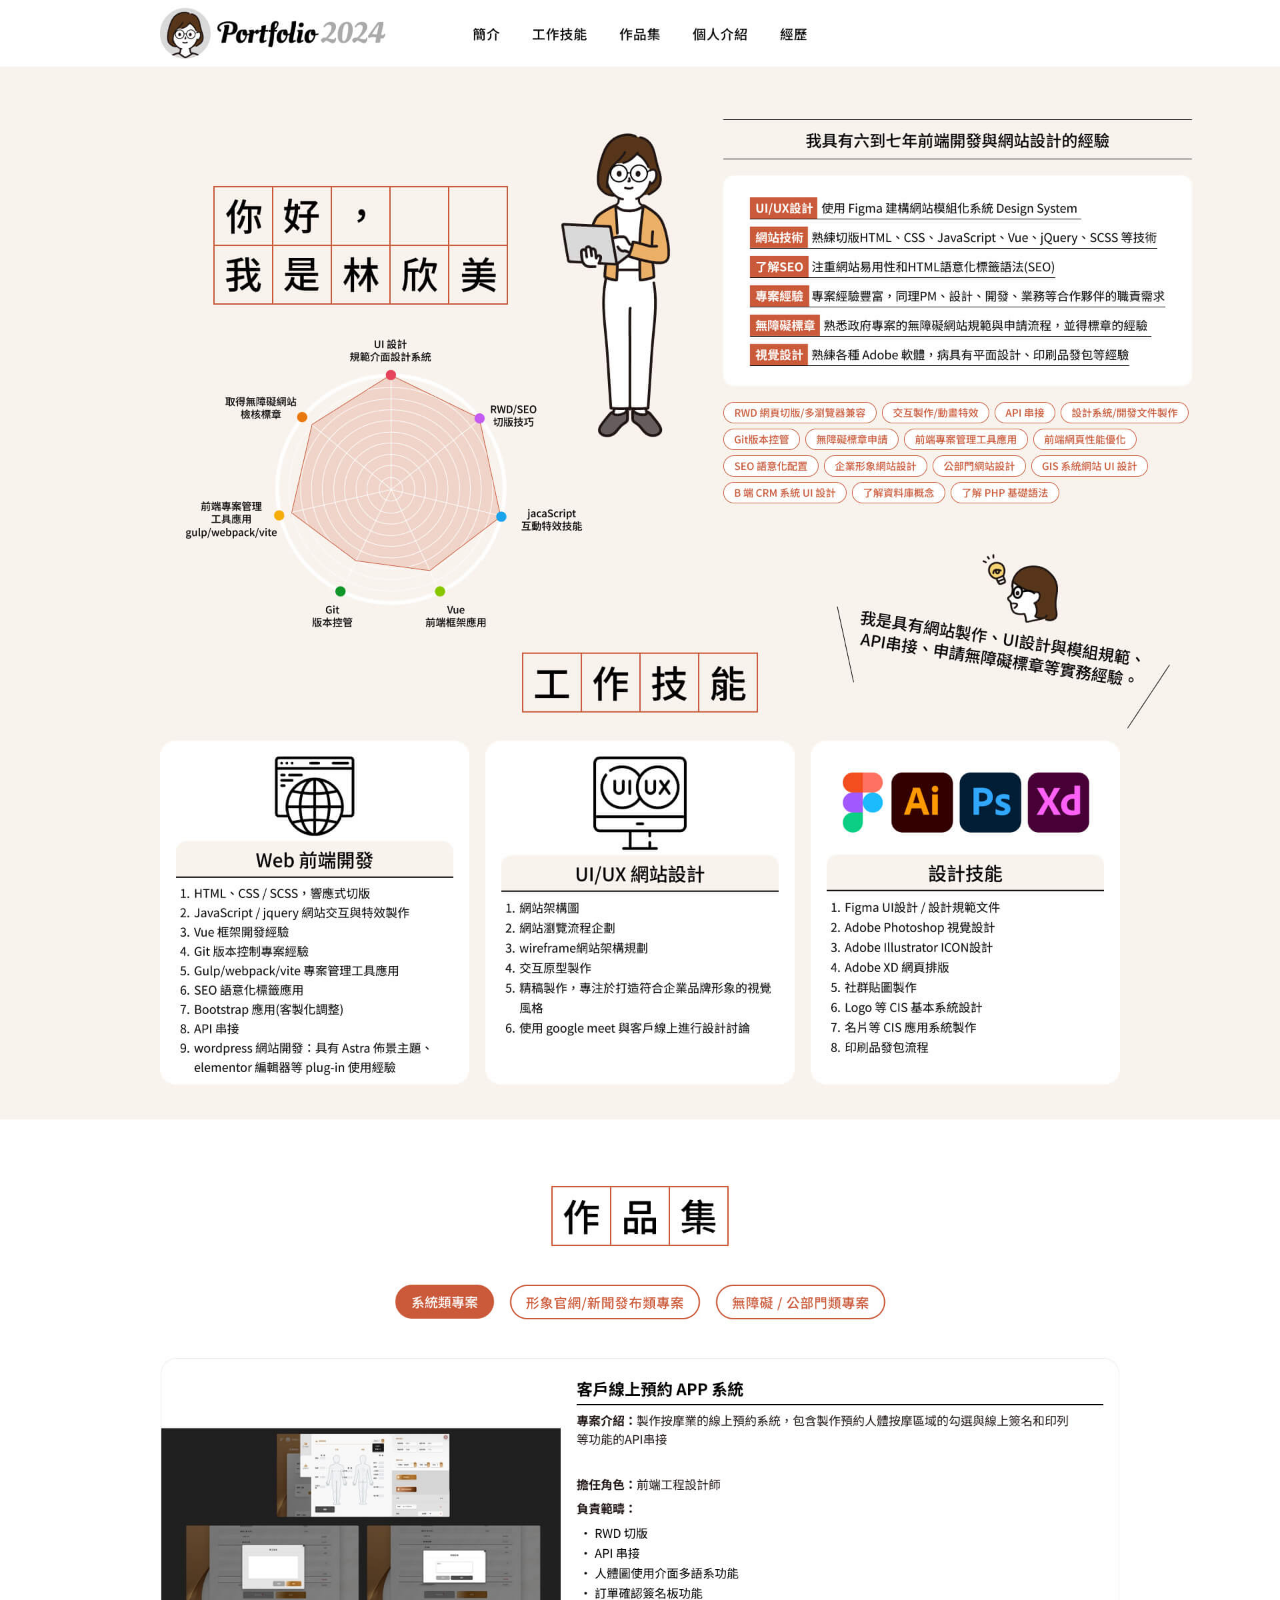
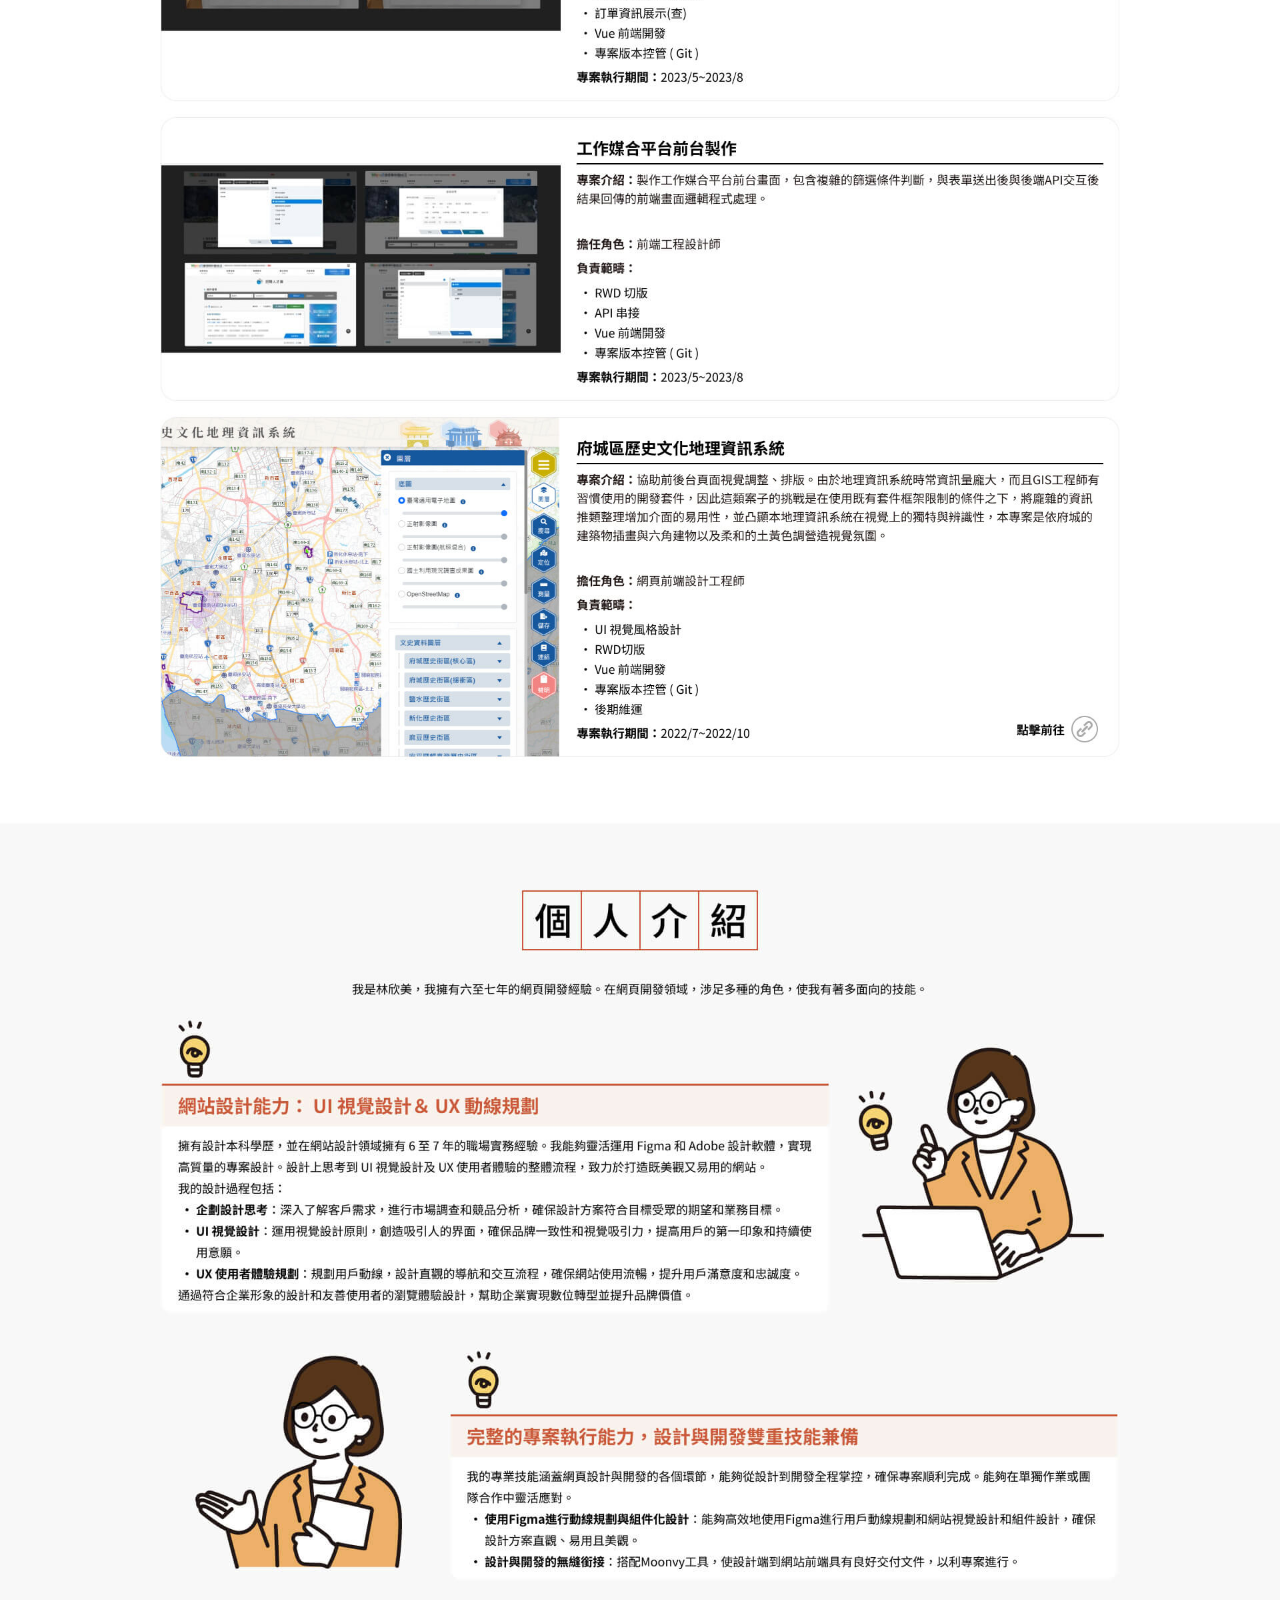
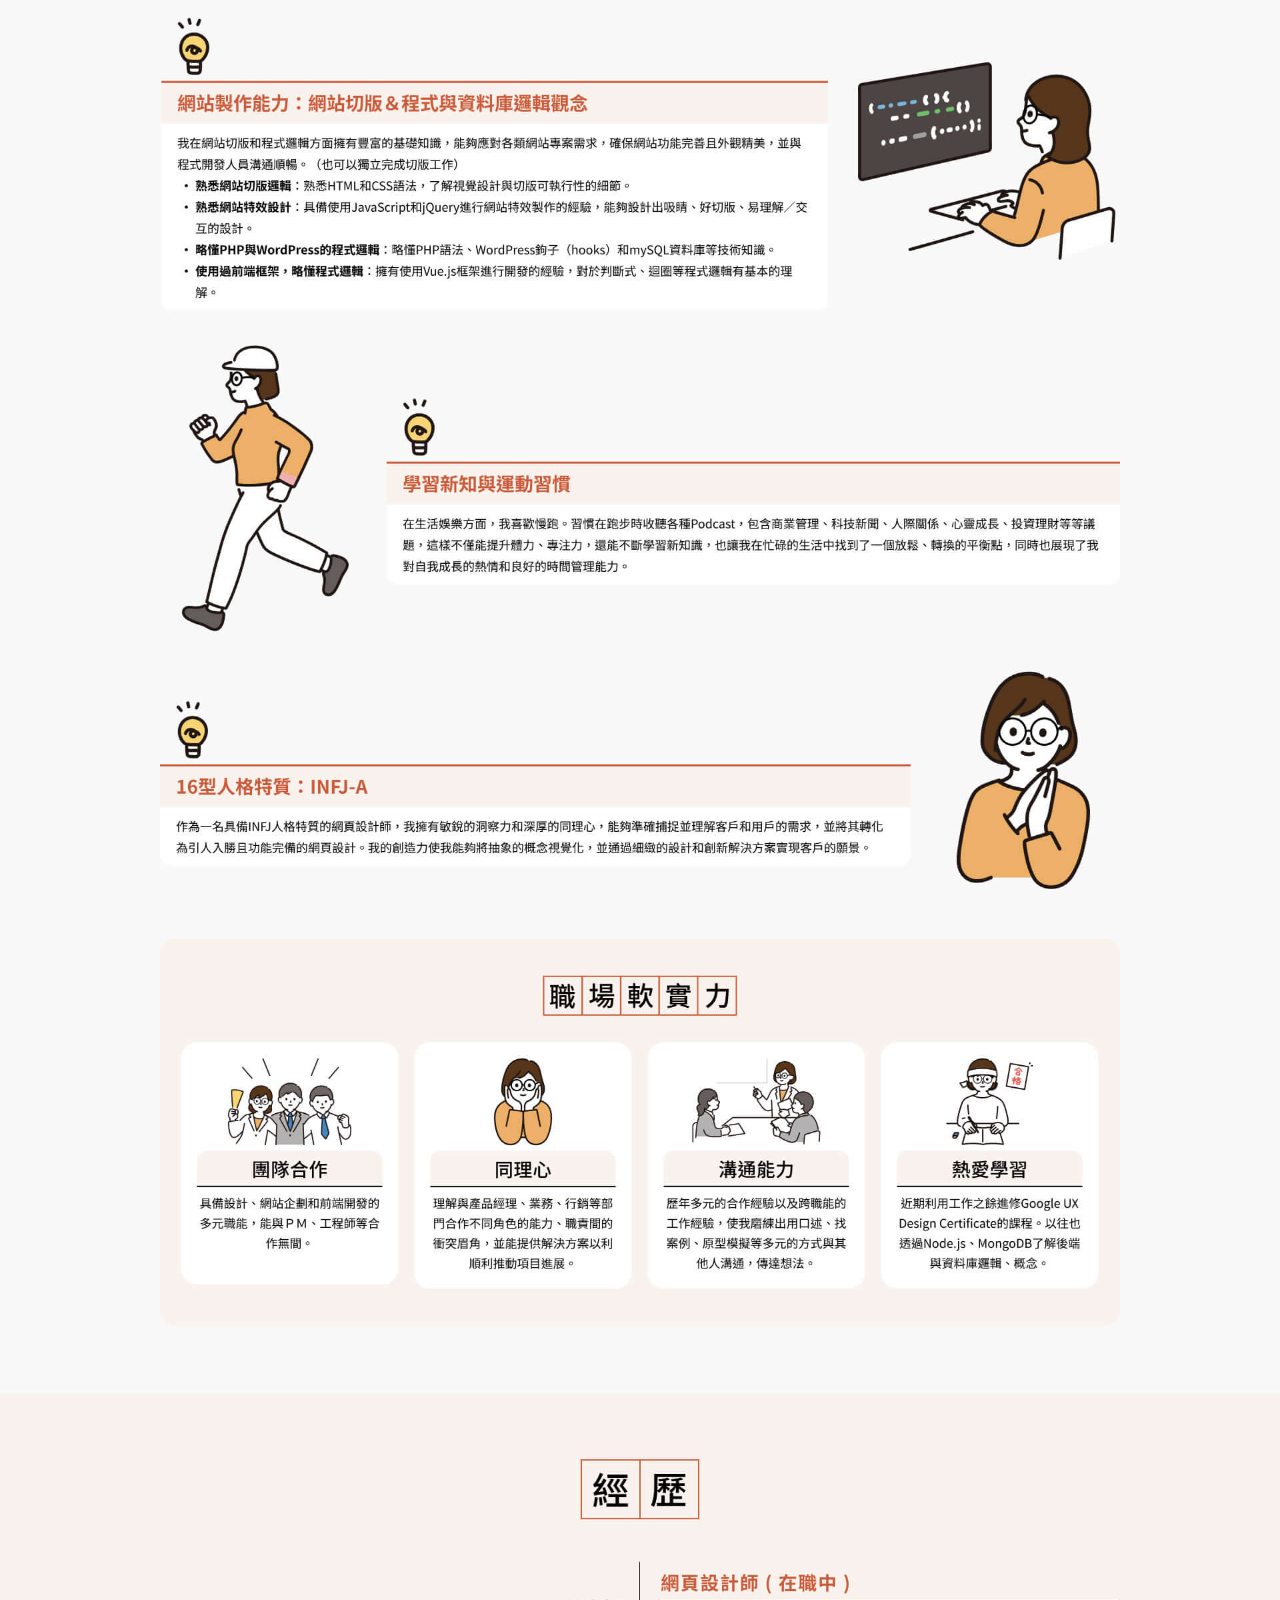
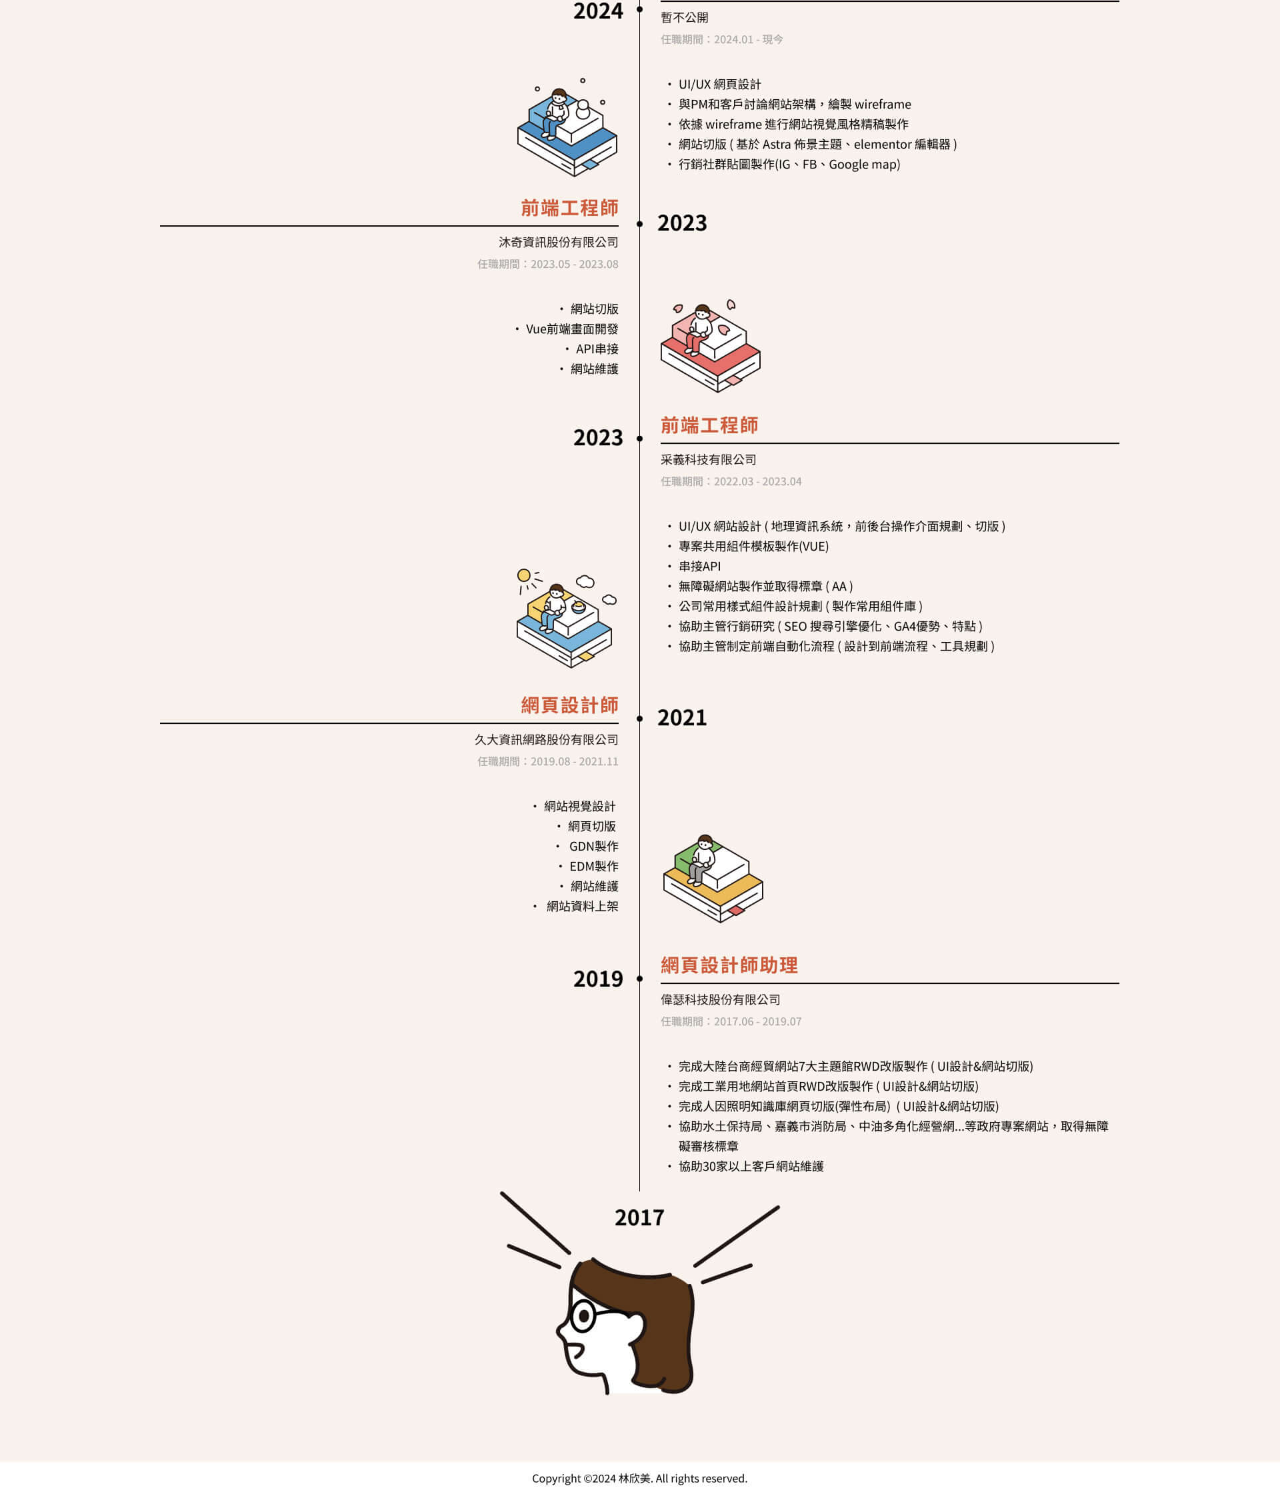
<file: Portfolio_2024/index.html>
<!DOCTYPE html>
<html lang="zh-tw">
  <head>
    <meta charset="UTF-8" />
    <meta name="viewport" content="width=device-width, initial-scale=1.0" />
    <title>Portfolio_2024</title>
    <style>
      * {
        margin: 0;
        padding: 0;
      }
      img {
        width: 100%;
        vertical-align: middle;
      }
      .tab {
        display: flex;
      }
    </style>
  </head>
  <body>
    <img src="./images/tab_1/tab_1_01.jpg" />
    <div class="tab">
      <a href="javascript:;" class="tab1">
        <img src="./images/tab_1/tab_1_02.jpg"
      /></a>

      <a href="./tab2.html" class="tab2"
        ><img src="./images/tab_1/tab_1_03.jpg"
      /></a>

      <a href="./tab3.html" class="tab3"
        ><img src="./images/tab_1/tab_1_04.jpg"
      /></a>
    </div>
    <img src="./images/tab_1/tab_1_05.jpg" />
    <img src="./images/tab_1/tab_1_06.jpg" />
    <a
      target="_blank"
      href="https://culturecrgis.tainan.gov.tw/TainanHCGis_Web/"
      ><img src="./images/tab_1/tab_1_07.jpg"
    /></a>
    <img src="./images/tab_1/tab_1_08.jpg" />
  </body>
</html>
</file>
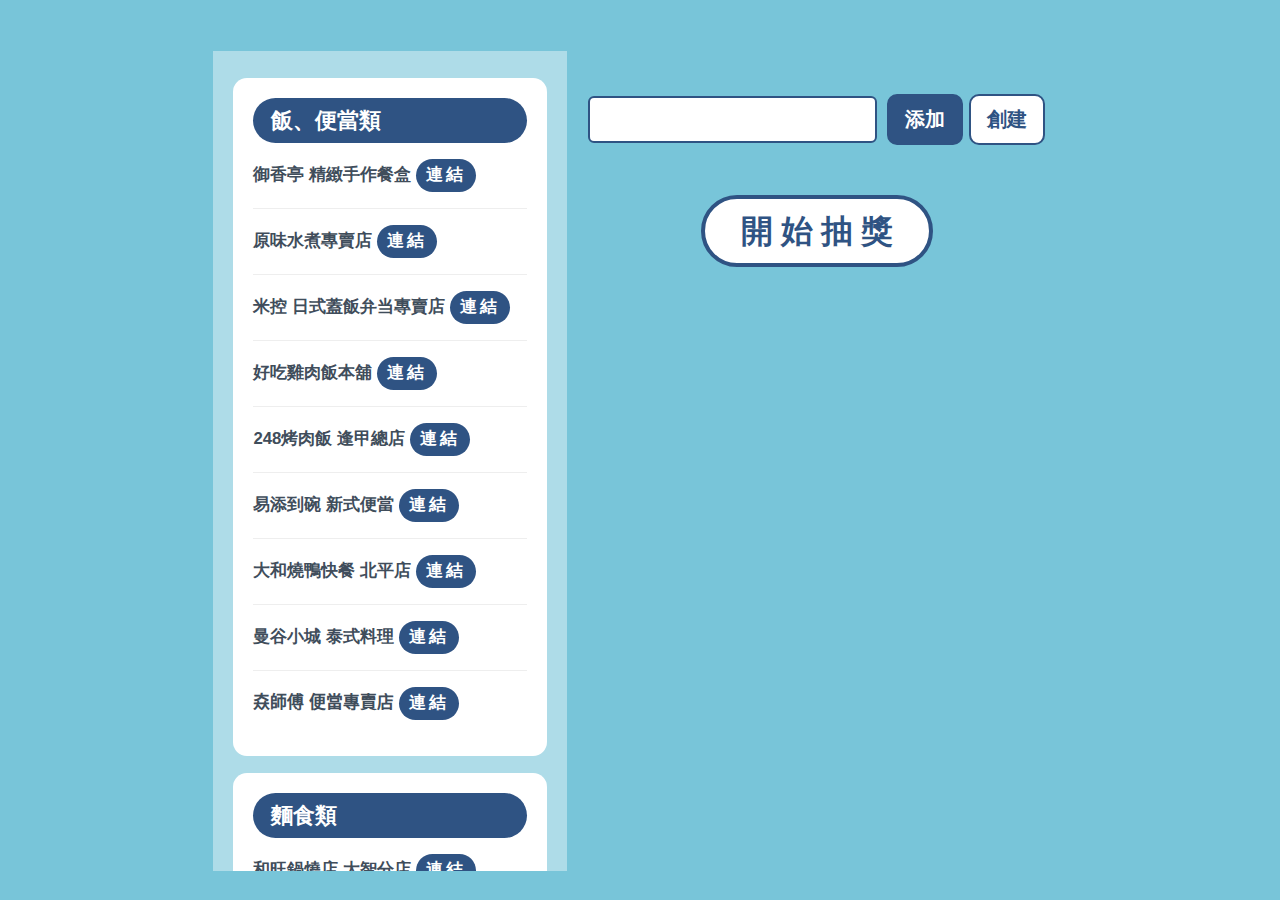
<file: wheel/index.html>
<!DOCTYPE html>
<html lang="zh">
  <head>
    <meta charset="UTF-8" />
    <meta http-equiv="X-UA-Compatible" content="IE=edge,chrome=1" />
    <meta name="viewport" content="width=device-width, initial-scale=1.0" />
    <title>吃甚麼?</title>
    <link rel="stylesheet" type="text/css" href="css/normalize.css" />
    <link rel="stylesheet" type="text/css" href="css/default.css" />
  </head>
  <body style="background-color: #78c5d9">
    <div class="select_box">
      <dl class="select_list">
        <dt class="select_item_tit">飯、便當類</dt>
        <dd class="select_item">
          <span>御香亭 精緻手作餐盒</span>
          <a href="https://www.ubereats.com/tw/store/%E5%BE%A1%E9%A6%99%E4%BA%AD%E7%B2%BE%E7%B7%BB%E6%89%8B%E4%BD%9C%E9%A4%90%E7%9B%92/_y2x34cmS2OeHit6koAZ7w?diningMode=DELIVERY&pl=[base64]%3D%3D" target="_blank">連結</a>
        </dd>

        <dd class="select_item">
          <span>原味水煮專賣店</span>
          <a href="https://www.ubereats.com/tw/store/%E5%8E%9F%E5%91%B3%E6%B0%B4%E7%85%AE%E5%B0%88%E8%B3%A3%E5%BA%97/6IvHMesOQy-7dvwc9tiufA?diningMode=DELIVERY&pl=[base64]%3D%3D" target="_blank">連結</a>
        </dd>

        <dd class="select_item">
          <span>米控 日式蓋飯弁当專賣店</span>
          <a href="https://www.ubereats.com/tw/store/%E7%B1%B3%E6%8E%A7-%E6%97%A5%E5%BC%8F%E8%93%8B%E9%A3%AF%E5%BC%81%E5%BD%93%E5%B0%88%E8%B3%A3%E5%BA%97/D3hKxuFYQnO51C6cojrkmA?diningMode=DELIVERY&pl=[base64]%3D%3D" target="_blank">連結</a>
        </dd>

        <dd class="select_item">
          <span>好吃雞肉飯本舖</span>
          <a href="https://www.ubereats.com/tw/store/%E5%A5%BD%E5%90%83%E9%9B%9E%E8%82%89%E9%A3%AF%E6%9C%AC%E8%88%96-%E5%8C%97%E5%B9%B3%E5%BA%97/JIFvs-jlVnu5j7Z7tMx9XA?diningMode=DELIVERY&pl=[base64]%3D%3D&ps=1" target="_blank">連結</a>
        </dd>

        <dd class="select_item">
          <span>248烤肉飯 逢甲總店</span>
          <a href="https://www.ubereats.com/tw/store/248%E7%83%A4%E8%82%89%E9%A3%AF-%E9%80%A2%E7%94%B2%E7%B8%BD%E5%BA%97/g2Ao__ahX7CbesHrhAggyw?diningMode=DELIVERY&pl=[base64]%3D%3D&ps=1" target="_blank">連結</a>
        </dd>

        <dd class="select_item">
          <span>易添到碗 新式便當</span>
          <a href="https://www.ubereats.com/tw/store/%E6%98%93%E6%B7%BB%E5%88%B0%E7%A2%97%E6%96%B0%E5%BC%8F%E4%BE%BF%E7%95%B6/8M0NFKvVSO6d3fBUsMsxbA?diningMode=DELIVERY&pl=[base64]%3D%3D" target="_blank">連結</a>
        </dd>

        <dd class="select_item">
          <span>大和燒鴨快餐 北平店</span>
          <a href="https://www.ubereats.com/tw/store/%E5%A4%A7%E5%92%8C%E7%87%92%E9%B4%A8%E5%BF%AB%E9%A4%90-%E5%8C%97%E5%B9%B3%E5%BA%97/kWes7GxiRpi_i3y3TygL2Q?diningMode=DELIVERY&pl=[base64]%3D%3D" target="_blank">連結</a>
        </dd>

        <dd class="select_item">
          <span>曼谷小城 泰式料理</span>
          <a href="https://www.ubereats.com/tw/store/%E6%9B%BC%E8%B0%B7%E5%B0%8F%E5%9F%8E%E6%B3%B0%E5%BC%8F%E6%96%99%E7%90%86/NW99JzSFRK6BEGf3SUa-JA?diningMode=DELIVERY&pl=[base64]%3D%3D" target="_blank">連結</a>
        </dd>

        <dd class="select_item">
          <span>𡘙師傅 便當專賣店</span>
          <a href="https://www.ubereats.com/tw/store/%F0%A1%98%99%E5%B8%AB%E5%82%85%E4%BE%BF%E7%95%B6%E5%B0%88%E8%B3%A3%E5%BA%97-%E7%B2%BE%E8%AA%A0%E5%BA%97/Bs757E9aTaiFUyN5ne4tOg?diningMode=DELIVERY&pl=[base64]%3D%3D" target="_blank">連結</a>
        </dd>
      </dl>


      <dl class="select_list">
        <dt class="select_item_tit">麵食類</dt>
        <dd class="select_item">
          <span>和旺鍋燒店 大智分店</span>
          <a href="https://www.ubereats.com/tw/store/%E5%92%8C%E6%97%BA%E9%8D%8B%E7%87%92%E5%BA%97-%E5%A4%A7%E6%99%BA%E5%88%86%E5%BA%97/esh35thRRn6uD-7FQaTFGw?diningMode=DELIVERY" target="_blank">連結</a>
        </dd>
        <dd class="select_item">
          <span>沐森麵店</span>
          <a href="https://www.ubereats.com/tw/store/%E6%B2%90%E6%A3%AE%E9%BA%B5%E5%BA%97/ZPX24PTcTJyAvk389nQJrw?diningMode=DELIVERY&pl=[base64]%3D%3D&utm_campaign=place-action-link&utm_medium=organic&utm_source=google" target="_blank">連結</a>
        </dd>
        <dd class="select_item">
          <span>阿會水餃飯麵</span>
          <a href="https://www.ubereats.com/tw/store/%E9%98%BF%E6%9C%83%E6%B0%B4%E9%A4%83%E9%A3%AF%E9%BA%B5/YBBCqTJXTV2eEdrdA59X-Q?diningMode=DELIVERY&pl=[base64]%3D%3D" target="_blank">連結</a>
        </dd>
      </dl>


      <dl class="select_list">
        <dt class="select_item_tit">綜合類</dt>
        <dd class="select_item">
          <span>黃家園蒸餃館</span>
          <a href="https://www.ubereats.com/tw/store/%E9%BB%83%E5%AE%B6%E5%9C%92%E8%92%B8%E9%A4%83%E9%A4%A8/M8Hz2sZjSIe6Up7As6sEzQ?diningMode=DELIVERY&pl=[base64]%3D%3D" target="_blank">連結</a>
        </dd>
        <dd class="select_item">
          <span>大味香 麵食米食專賣</span>
          <a href="https://www.ubereats.com/tw/store/%E5%A4%A7%E5%91%B3%E9%A6%99%E9%BA%B5%E9%A3%9F%E7%B1%B3%E9%A3%9F%E5%B0%88%E8%B3%A3/S_Sp6_aUT5eZMwcYrsbHkA?diningMode=DELIVERY&pl=[base64]%3D%3D" target="_blank">連結</a>
        </dd>
        <dd class="select_item">
          <span>廣日炒麵 爌肉飯</span>
          <a href="https://www.ubereats.com/tw/store/%E5%BB%A3%E6%97%A5%E7%82%92%E9%BA%B5-%E7%88%8C%E8%82%89%E9%A3%AF/JVmEGRIcSRiBhHO9zGcewg?diningMode=DELIVERY&pl=[base64]%3D%3D&ps=1" target="_blank">連結</a>
        </dd>
        <dd class="select_item">
          <span>佐井食堂</span>
          <a href="https://www.ubereats.com/tw/store/%E4%BD%90%E4%BA%95%E9%A3%9F%E5%A0%82/5aRs9BEMRf2RSEw2Q3nihg?diningMode=DELIVERY&pl=[base64]%3D%3D" target="_blank">連結</a>
        </dd>
        <dd class="select_item">
          <span>拾玖家廣東粥</span>
          <a href="https://www.ubereats.com/tw/store/%E6%8B%BE%E7%8E%96%E5%AE%B6%E5%BB%A3%E6%9D%B1%E7%B2%A5/d18jZXRxW6Cezpg7WiHwFQ?diningMode=DELIVERY&pl=[base64]%3D%3D" target="_blank">連結</a>
        </dd>
        <dd class="select_item">
          <span>源士林粥品 台中美村店</span>
          <a href="https://www.ubereats.com/tw/store/%E6%BA%90%E5%A3%AB%E6%9E%97%E7%B2%A5%E5%93%81-%E5%8F%B0%E4%B8%AD%E7%BE%8E%E6%9D%91%E5%BA%97/gVPhb-4rTbSvX7tTB9xFUw?diningMode=DELIVERY&pl=[base64]%3D%3D" target="_blank">連結</a>
        </dd>
        <dd class="select_item">
          <span>九龍廣東粥 中美總店</span>
          <a href="https://www.ubereats.com/tw/store/%E4%B9%9D%E9%BE%8D%E5%BB%A3%E6%9D%B1%E7%B2%A5-%E4%B8%AD%E7%BE%8E%E7%B8%BD%E5%BA%97/DHoEWRFzQTyNNqmFfHwMeg?diningMode=DELIVERY&pl=[base64]%3D%3D" target="_blank">連結</a>
        </dd>
        <dd class="select_item">
          <span>貴客披薩 逢甲總店</span>
          <a href="https://www.ubereats.com/tw/store/%E8%B2%B4%E5%AE%A2%E6%8A%AB%E8%96%A9%E5%8F%B0%E4%B8%AD%E9%80%A2%E7%94%B2%E7%B8%BD%E5%BA%97/rYIp7wnxV5quXM8ClbiIYg?diningMode=DELIVERY&pl=[base64]%3D%3D" target="_blank">連結</a>
        </dd>
        <dd class="select_item">
          <span>正東山肉圓</span>
          <a href="https://www.ubereats.com/tw/store/%E6%AD%A3%E6%9D%B1%E5%B1%B1%E8%82%89%E5%9C%93/-o7k7OCtRKGb8586WugykA?diningMode=DELIVERY&pl=[base64]%3D%3D&ps=1&utm_campaign=place-action-link&utm_medium=organic&utm_source=google" target="_blank">連結</a>
        </dd>
        <dd class="select_item">
          <span>鵝樂香 鵝肉小菜</span>
          <a href="https://www.ubereats.com/tw/store/%E9%B5%9D%E6%A8%82%E9%A6%99-%E9%B5%9D%E8%82%89%E5%B0%8F%E8%8F%9C%E5%B0%88%E9%96%80/zIeCEbLwTCunYV3xaRfTQg?diningMode=DELIVERY&pl=[base64]%3D%3D&ps=1" target="_blank">連結</a>
        </dd>
        <dd class="select_item">
          <span>有間餅店</span>
          <a href="https://www.ubereats.com/tw/store/%E6%9C%89%E9%96%93%E9%A4%85%E5%BA%97-%E4%B8%AD%E7%BE%8E%E5%BA%97/p1Lks4geVfCjlilBa73GTA?diningMode=DELIVERY&pl=[base64]%3D%3D" target="_blank">連結</a>
        </dd>
        <dd class="select_item">
          <span>吃餃子老虎</span>
          <a href="https://www.ubereats.com/tw/store/%E5%90%83%E9%A4%83%E5%AD%90%E8%80%81%E8%99%8E/23OZq-YlTdS-8LEnijz9qg?diningMode=DELIVERY&pl=[base64]%3D%3D&sc=SEARCH_SUGGESTION" target="_blank">連結</a>
        </dd>
        <dd class="select_item">
          <span>粥神廣東粥 漢口店</span>
          <a href="https://www.ubereats.com/tw/store/%E7%B2%A5%E7%A5%9E%E5%BB%A3%E6%9D%B1%E7%B2%A5-%E6%BC%A2%E5%8F%A3%E5%BA%97/_Gg8pzzNTH-KykCbnK-08A?diningMode=DELIVERY&pl=[base64]%3D%3D" target="_blank">連結</a>
        </dd>
      </dl>


      <dl class="select_list">
        <dt class="select_item_tit">其他&週邊</dt>
        <dd class="select_item">
          <span>PokéPoké 波奇波奇 健行店</span>
          <a href="https://www.ubereats.com/tw/store/pokepoke-%E6%B3%A2%E5%A5%87%E6%B3%A2%E5%A5%87-%E5%81%A5%E8%A1%8C%E5%BA%97/WEKaamyURjeTCPVPFmx9ZA?diningMode=DELIVERY&pl=[base64]%3D%3D" target="_blank">連結</a>
        </dd>
        <dd class="select_item">
          <span>八方雲集 台中美村店</span>
        </dd>
        <dd class="select_item">
          <span>Lokal Coffee 樂卡咖啡</span>
        </dd>
        <dd class="select_item">
          <span>艾初早餐 英才店</span>
        </dd>
        <dd class="select_item">
          <span>林立牛肉麵</span>
        </dd>
        <dd class="select_item">
          <span>SIX STAR 六星炸雞</span>
        </dd>
        <dd class="select_item">
          <span>茶咖哩</span>
        </dd>
        <dd class="select_item">
          <span>見橙拉仔麵</span>
        </dd>
        <dd class="select_item">
          <span>泰馨泰式便當店</span>
        </dd>
      </dl>


    </div>
    <div class="box">
      <div class="inputBox">
        <input class="inputEl" type="text" /> <button class="add">添加</button
        ><button class="create">創建</button>
      </div>
      <ul class="tagBox"></ul>
      <button id="btn">開始抽獎</button>
      <div id="canvasBox">
        <canvas id="canvas" width="500px" height="500px"></canvas>
      </div>
    </div>
    <script type="text/javascript" src="js/main.js"></script>
  </body>
</html>
</file>
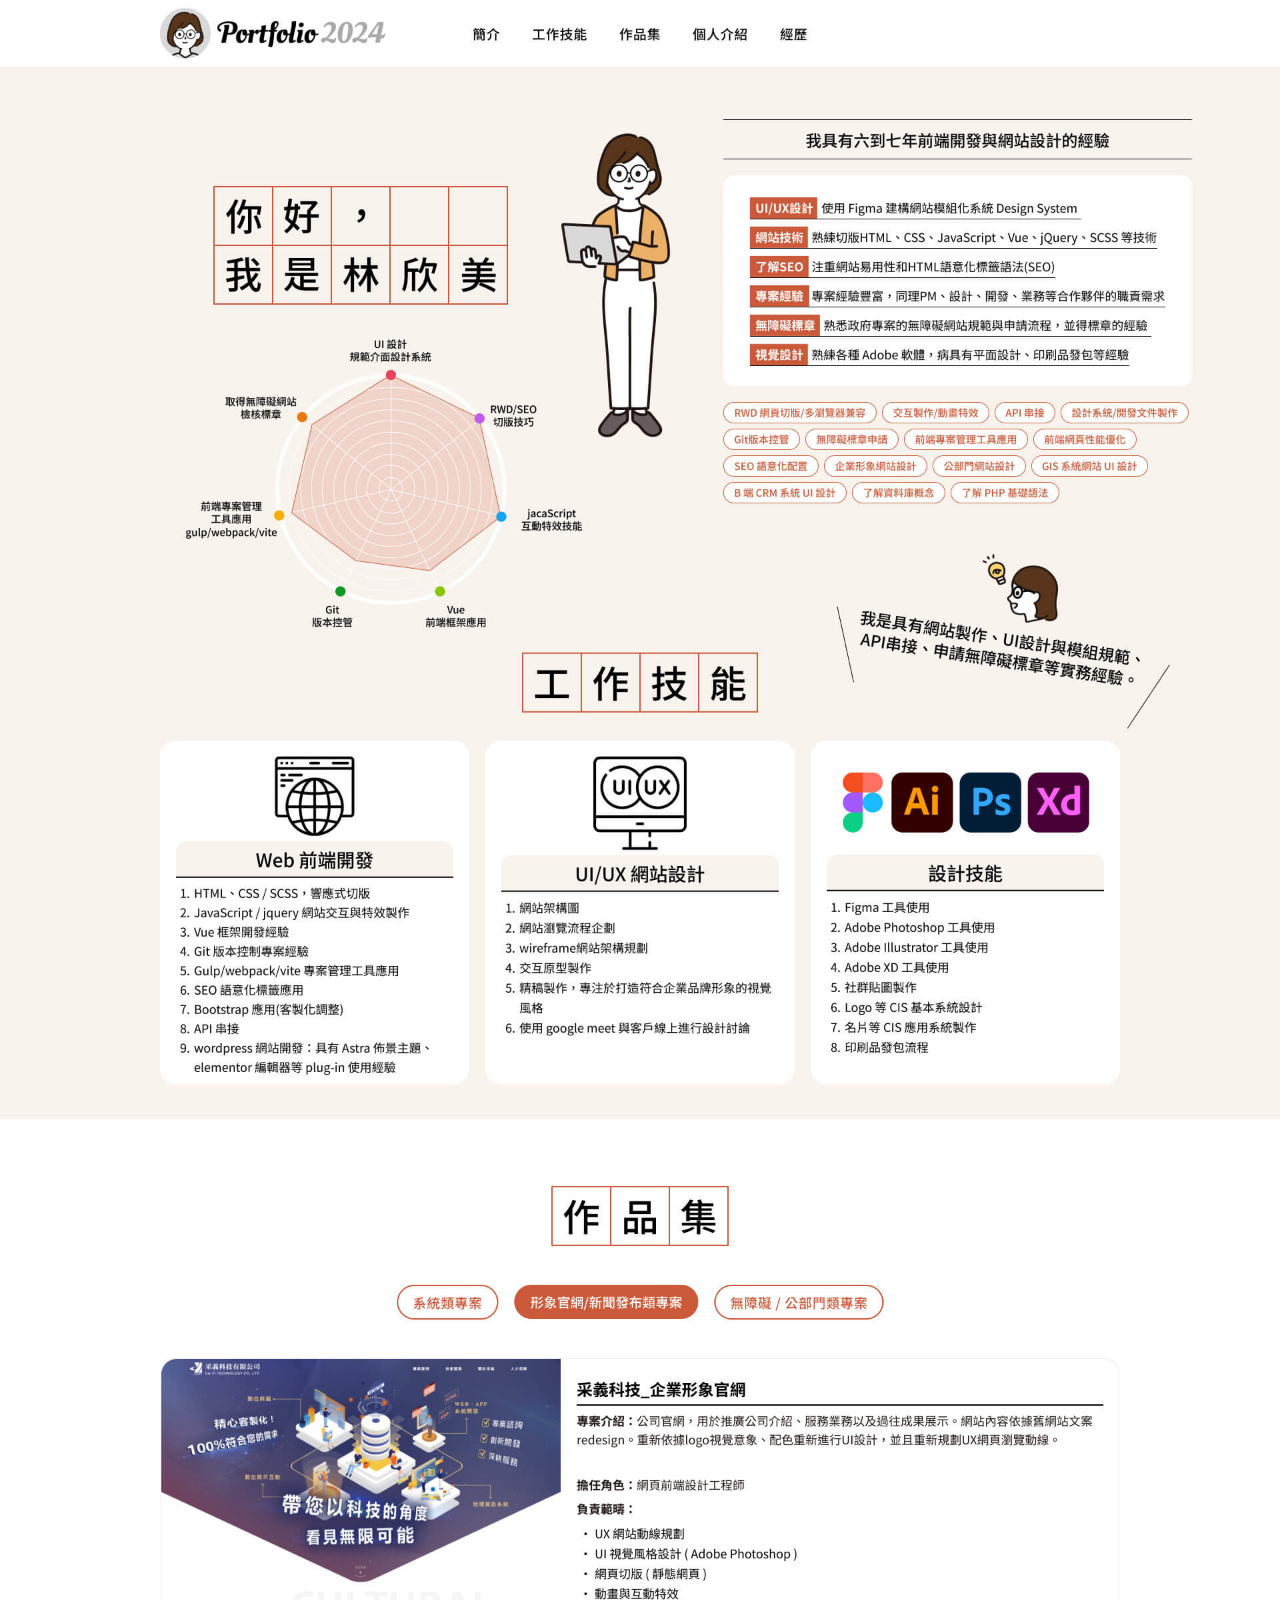
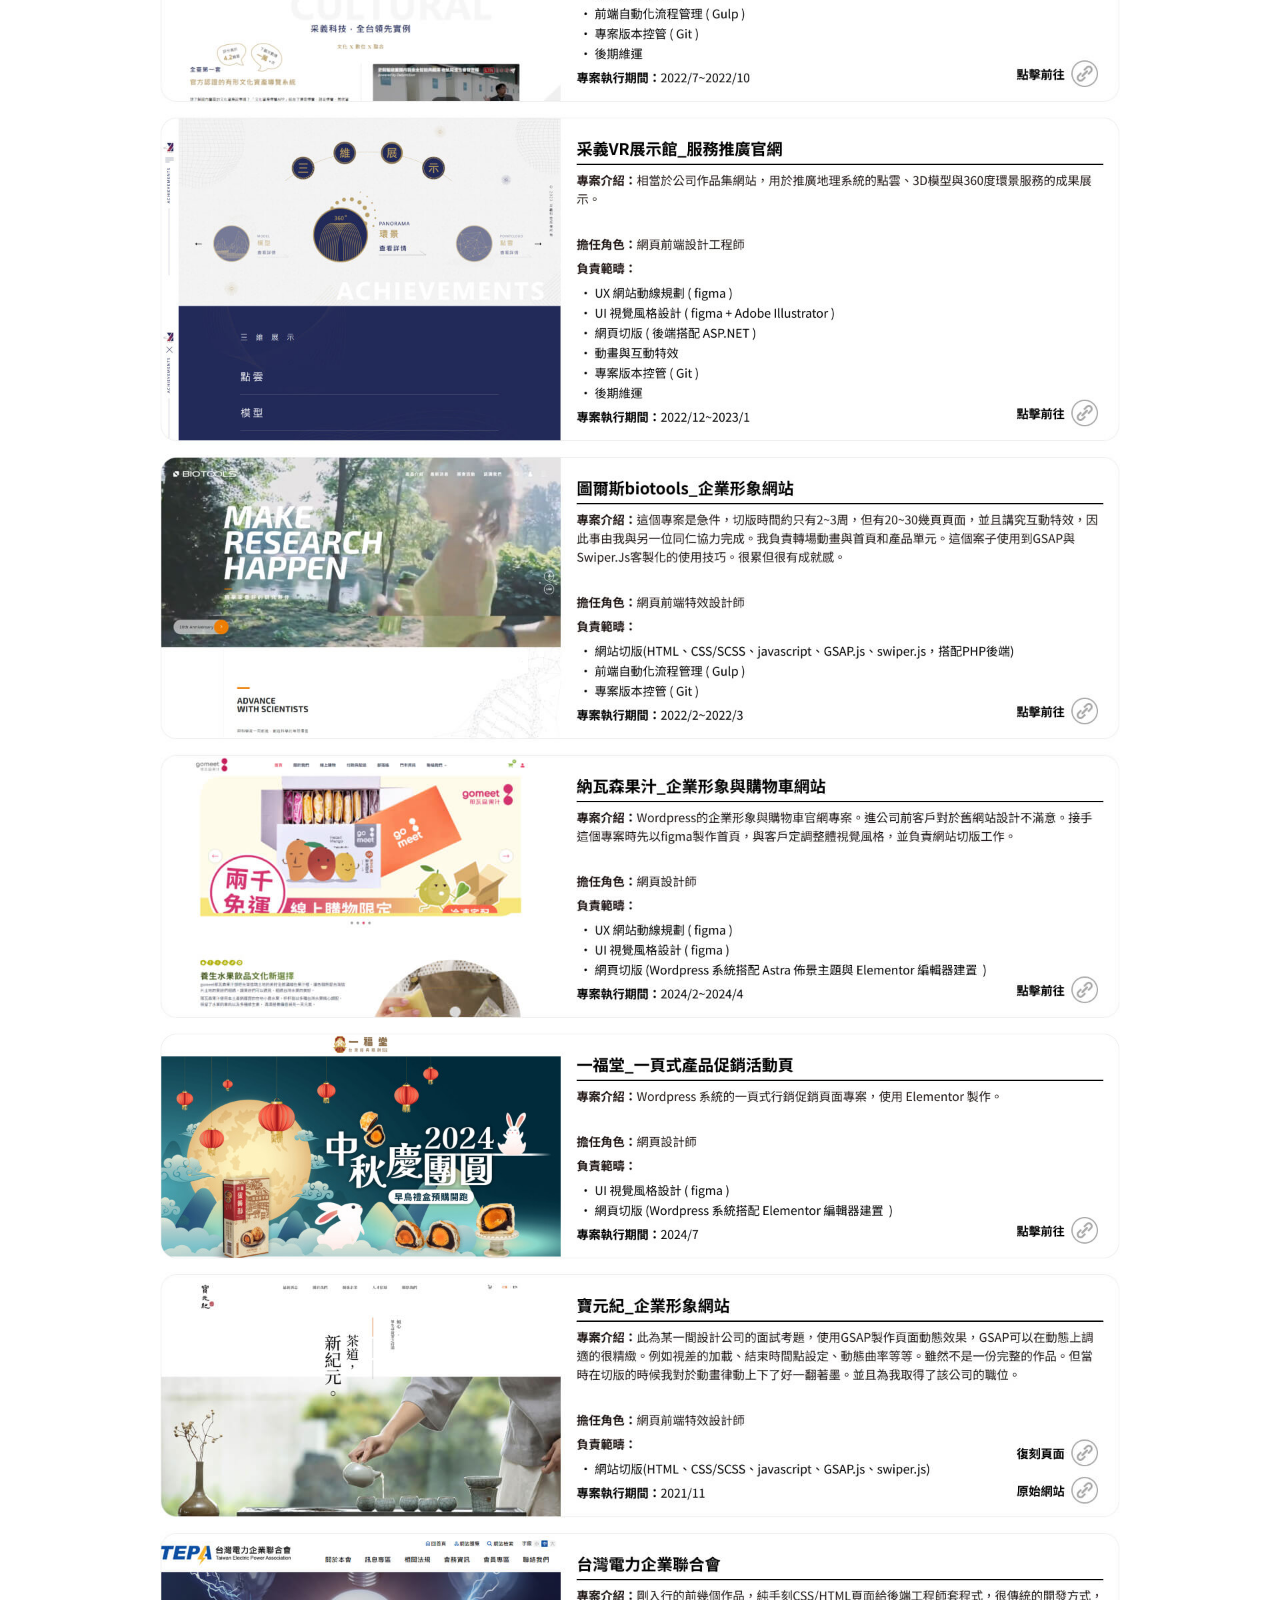
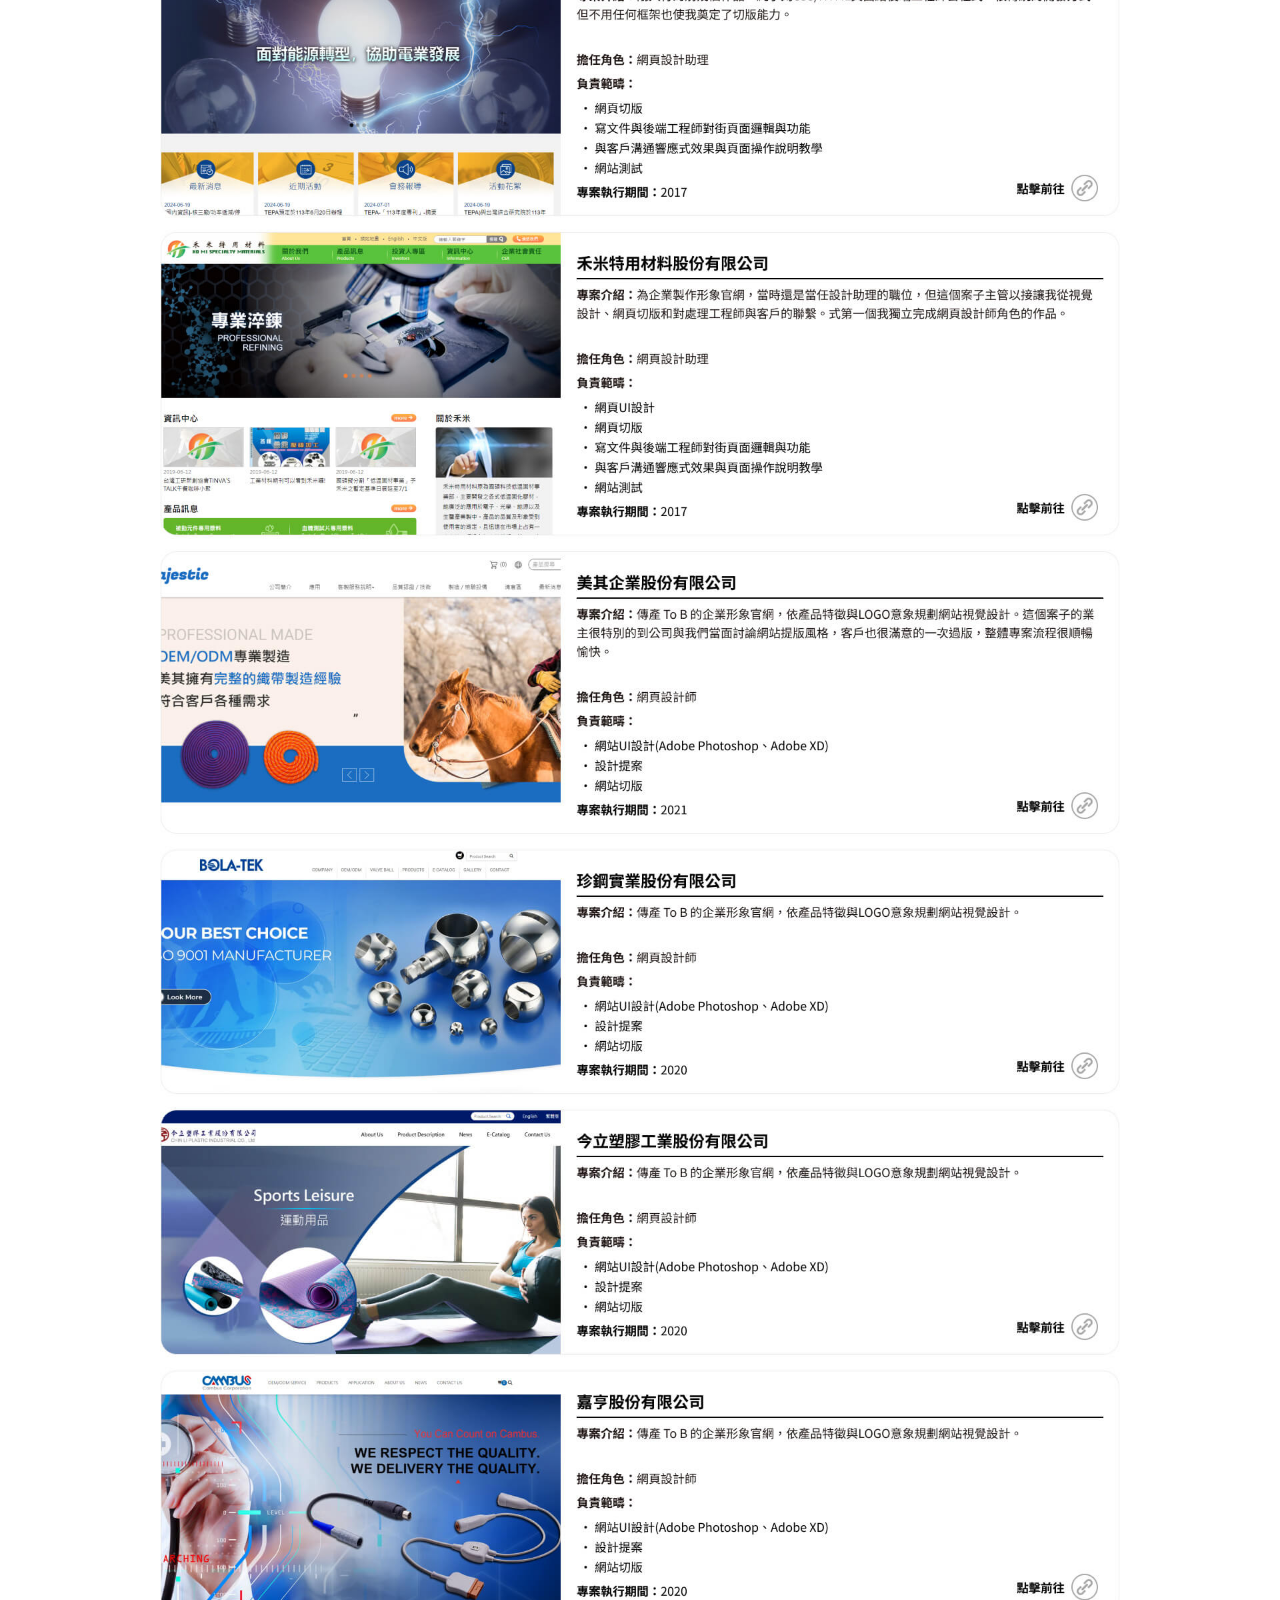
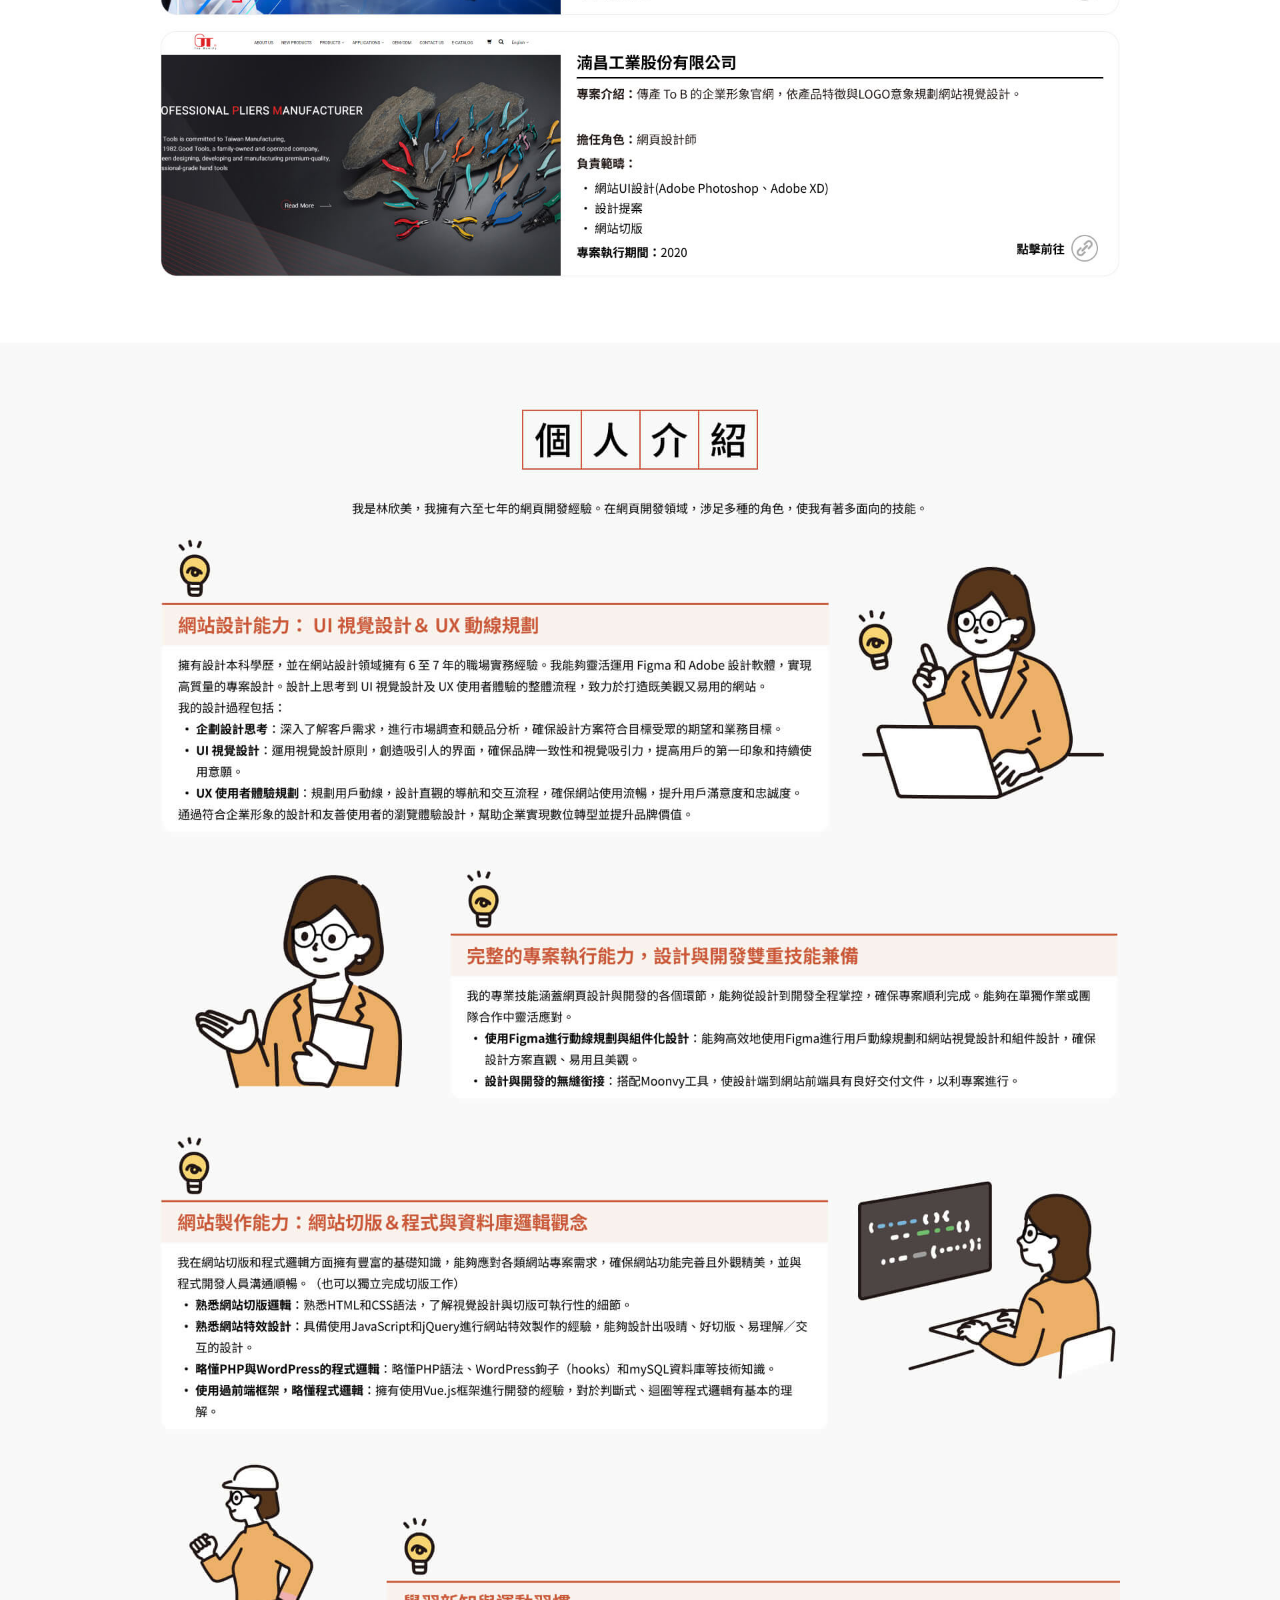
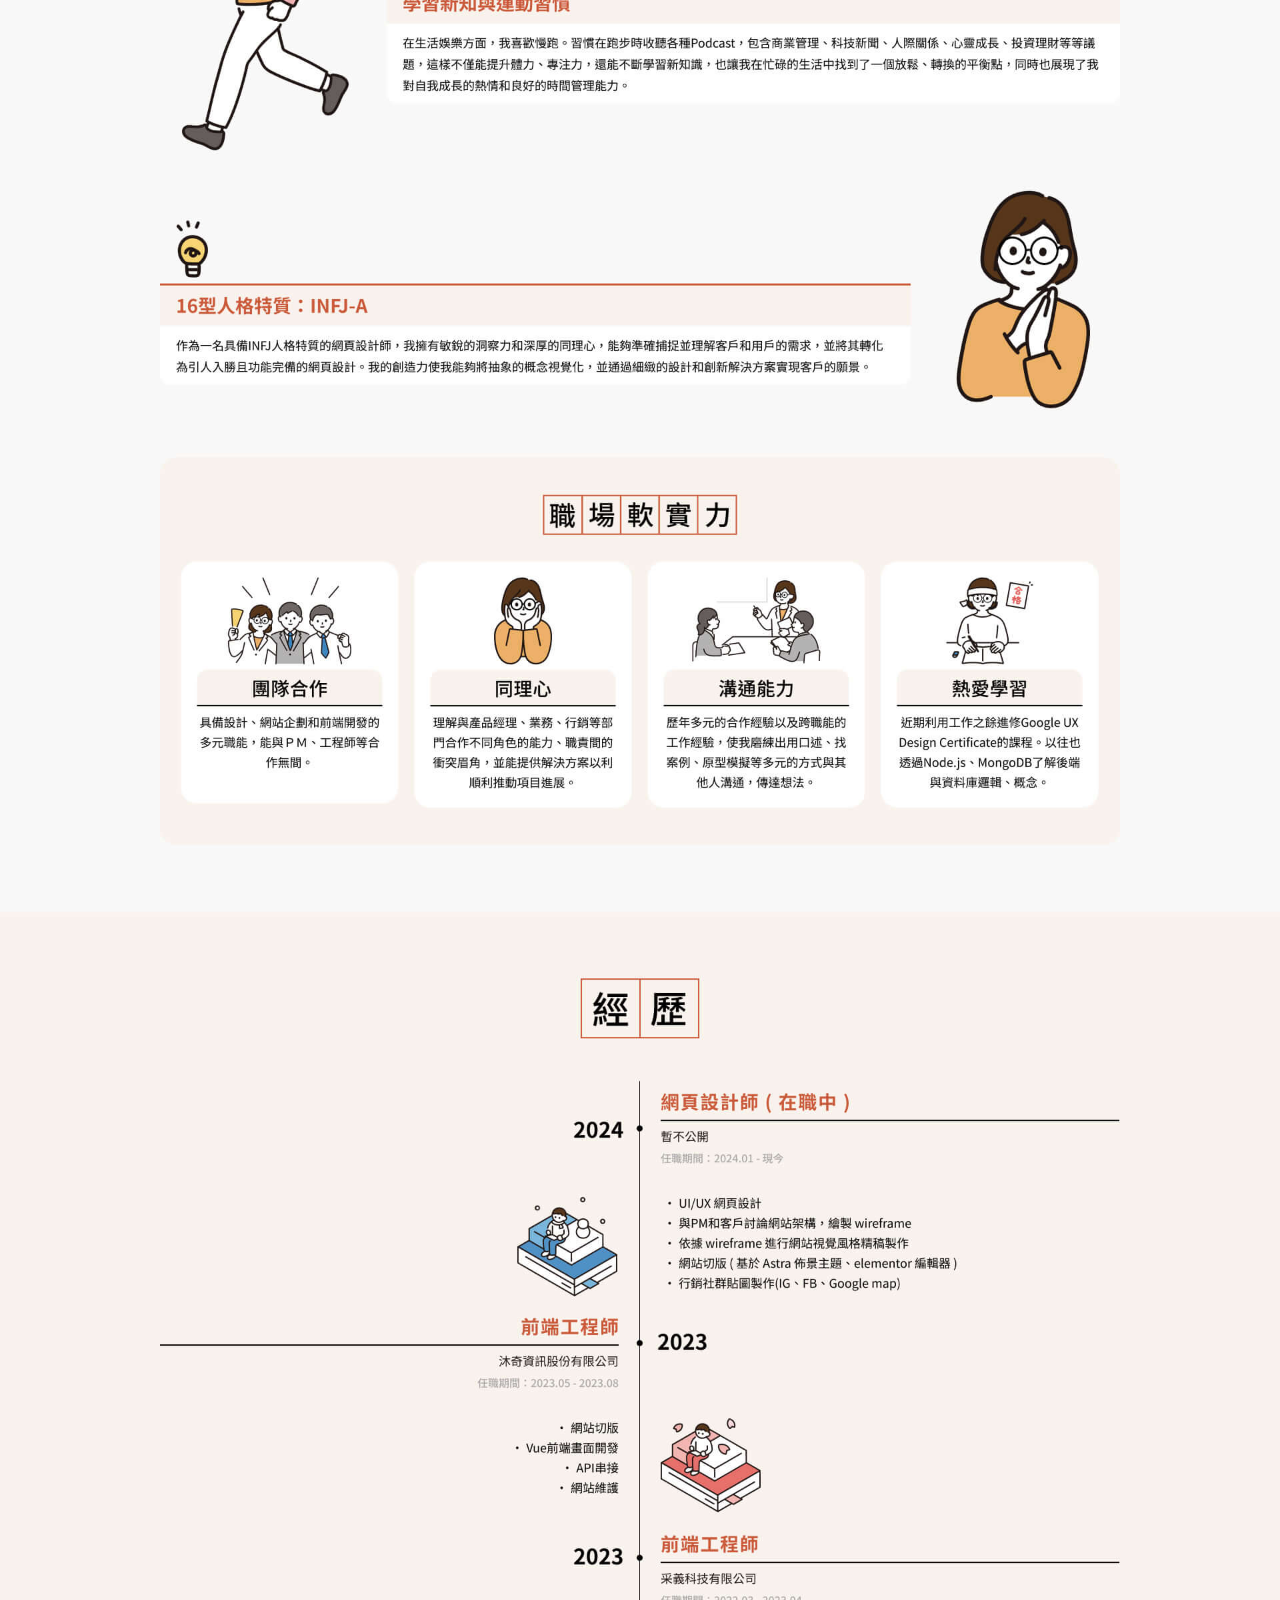
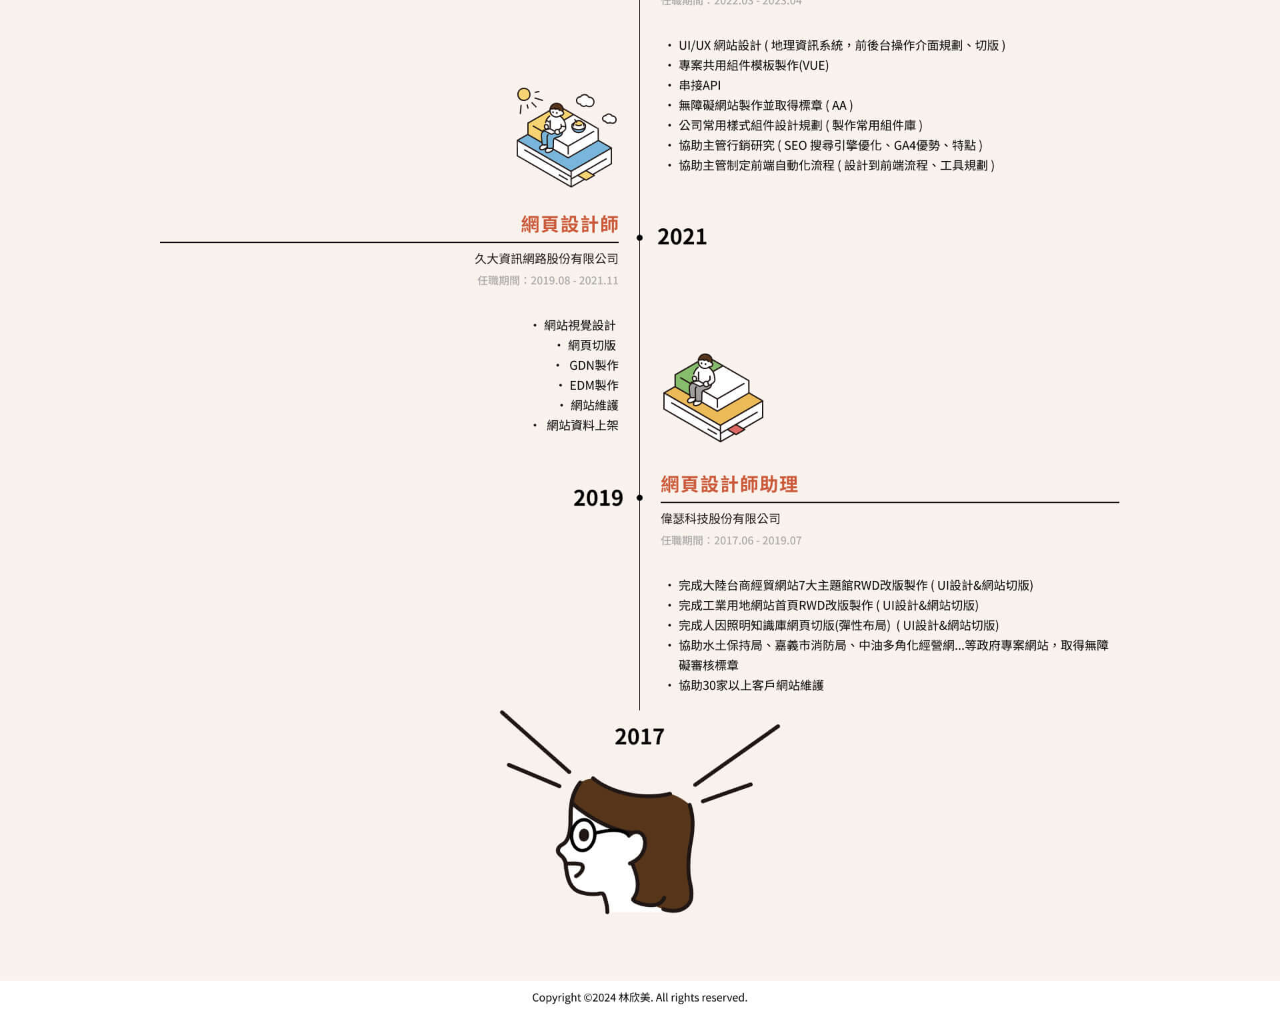
<file: Portfolio_2024/tab2.html>
<!DOCTYPE html>
<html lang="zh-tw">
  <head>
    <meta charset="UTF-8" />
    <meta name="viewport" content="width=device-width, initial-scale=1.0" />
    <title>Portfolio_2024</title>
    <style>
      * {
        margin: 0;
        padding: 0;
      }
      img {
        width: 100%;
        vertical-align: middle;
      }
      .tab {
        display: flex;
      }
    </style>
  </head>
  <body>
    <img src="./images/tab_2/tab_2_01.jpg" />
    <div class="tab">
      <a href="./index.html" class="tab1">
        <img src="./images/tab_2/tab_2_02.jpg"
      /></a>

      <a href="javascript:;" class="tab2"
        ><img src="./images/tab_2/tab_2_03.jpg"
      /></a>

      <a href="./tab3.html" class="tab3"
        ><img src="./images/tab_2/tab_2_04.jpg"
      /></a>
    </div>

    <a target="_blank" href="https://www.cy-tech.com/" class="link1">
      <img src="./images/tab_2/tab_2_05.jpg" />
    </a>
    <a
      target="_blank"
      href="https://demo.cy-tech.com/ThreeDDisplay"
      class="link2"
    >
      <img src="./images/tab_2/tab_2_06.jpg"
    /></a>

    <a target="_blank" href="https://www.toolsbiotech.com/" class="link3">
      <img src="./images/tab_2/tab_2_07.jpg"
    /></a>
    <a target="_blank" href="https://gomeet.com.tw/" class="link4">
      <img src="./images/tab_2/tab_2_08.jpg"
    /></a>
    <a
      target="_blank"
      href="https://iffood.com.tw/2024-moon-festival-gifts/"
      class="link5"
    >
      <img src="./images/tab_2/tab_2_09.jpg"
    /></a>
    <a
      target="_blank"
      href="https://121amylin.github.io/2023_Q4/demo/pouyuenji/index.html"
      class="link6"
    >
      <img src="./images/tab_2/tab_2_10.jpg"
    /></a>
    <a target="_blank" href="http://www.tepa108.org.tw/" class="link7">
      <img src="./images/tab_2/tab_2_11.jpg"
    /></a>
    <a target="_blank" href="http://www.homi.com.tw/" class="link8">
      <img src="./images/tab_2/tab_2_12.jpg"
    /></a>
    <a
      target="_blank"
      href="https://www.majestic-webbing.com.tw/"
      class="link9"
    >
      <img src="./images/tab_2/tab_2_13.jpg"
    /></a>
    <a target="_blank" href="https://www.bola-tek.com.tw/" class="link10">
      <img src="./images/tab_2/tab_2_14.jpg"
    /></a>
    <a target="_blank" href="https://www.chinli-evafoam.com/" class="link11">
      <img src="./images/tab_2/tab_2_15.jpg"
    /></a>
    <a target="_blank" href="https://www.cambus-tw.com/" class="link12">
      <img src="./images/tab_2/tab_2_16.jpg"
    /></a>
    <a target="_blank" href="https://www.goodtoolstw.com/" class="link13">
      <img src="./images/tab_2/tab_2_17.jpg"
    /></a>

    <img src="./images/tab_2/tab_2_18.jpg" />
  </body>
</html>
</file>
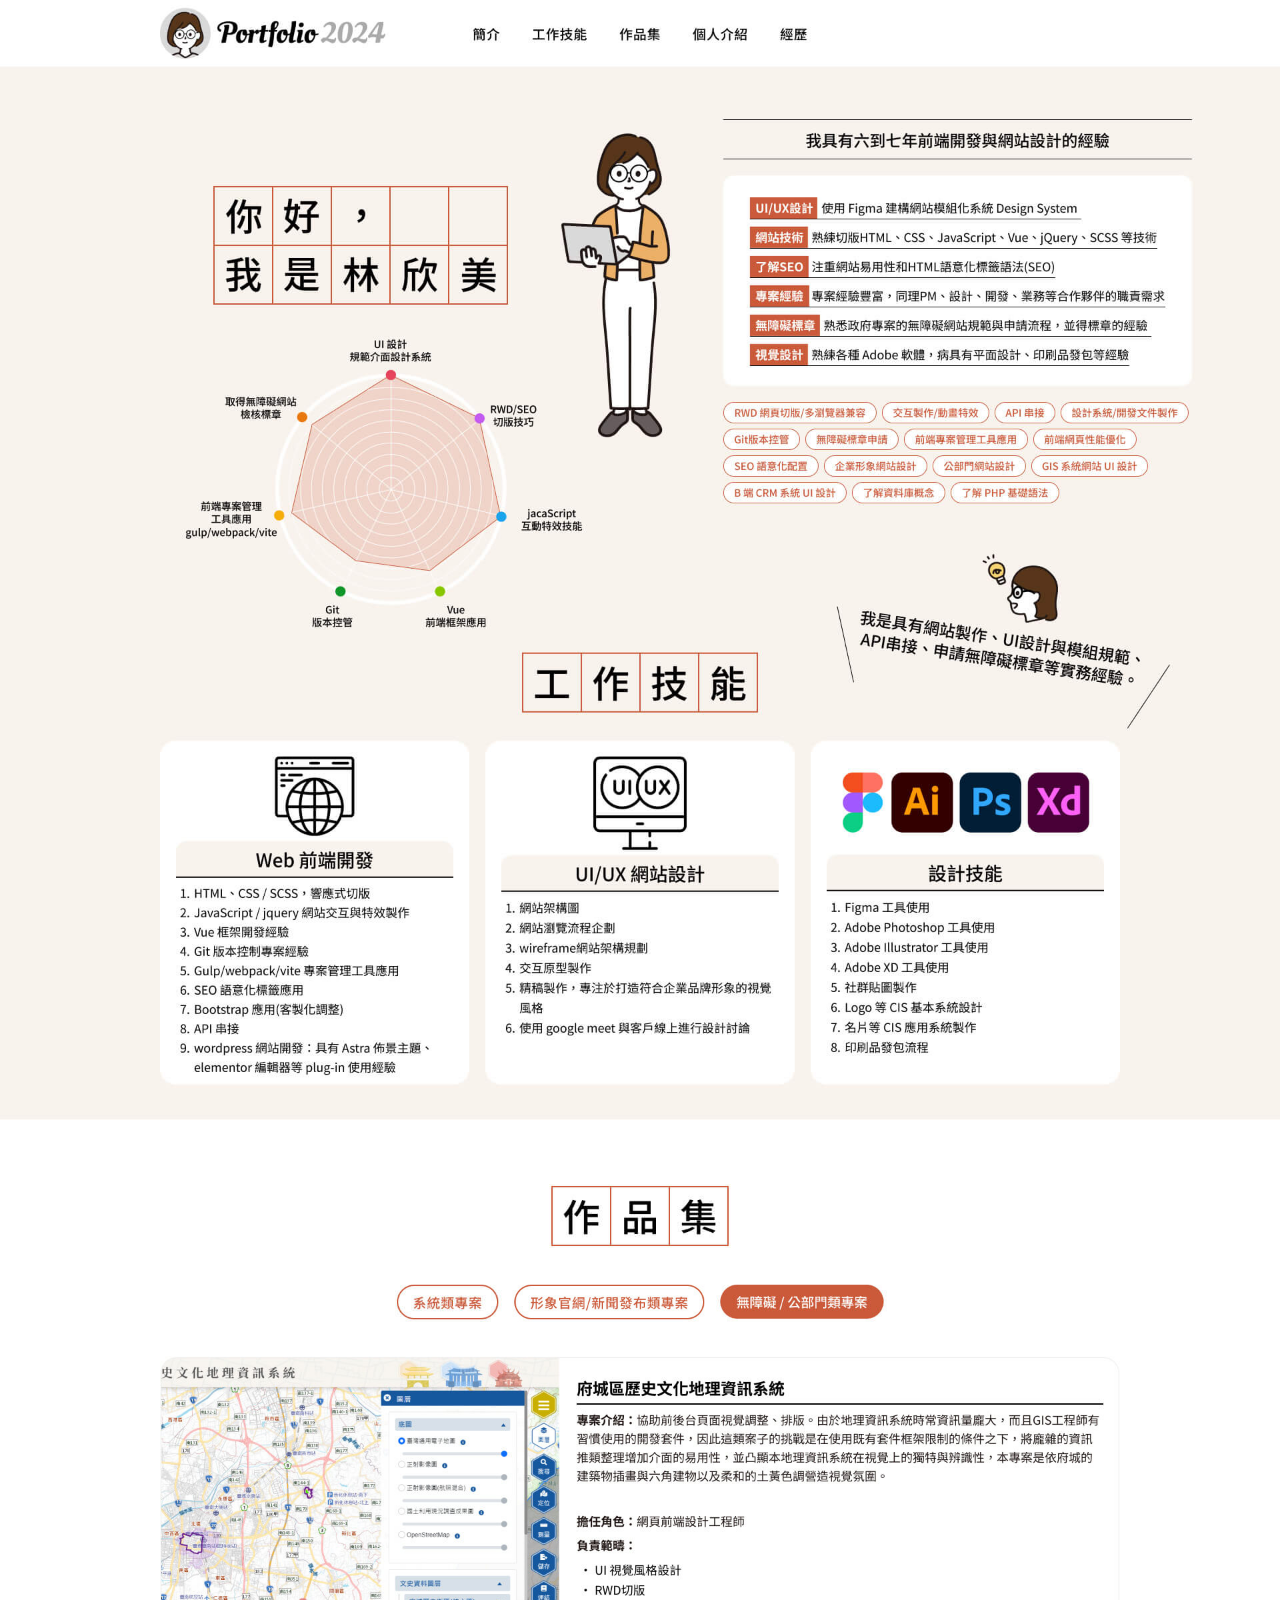
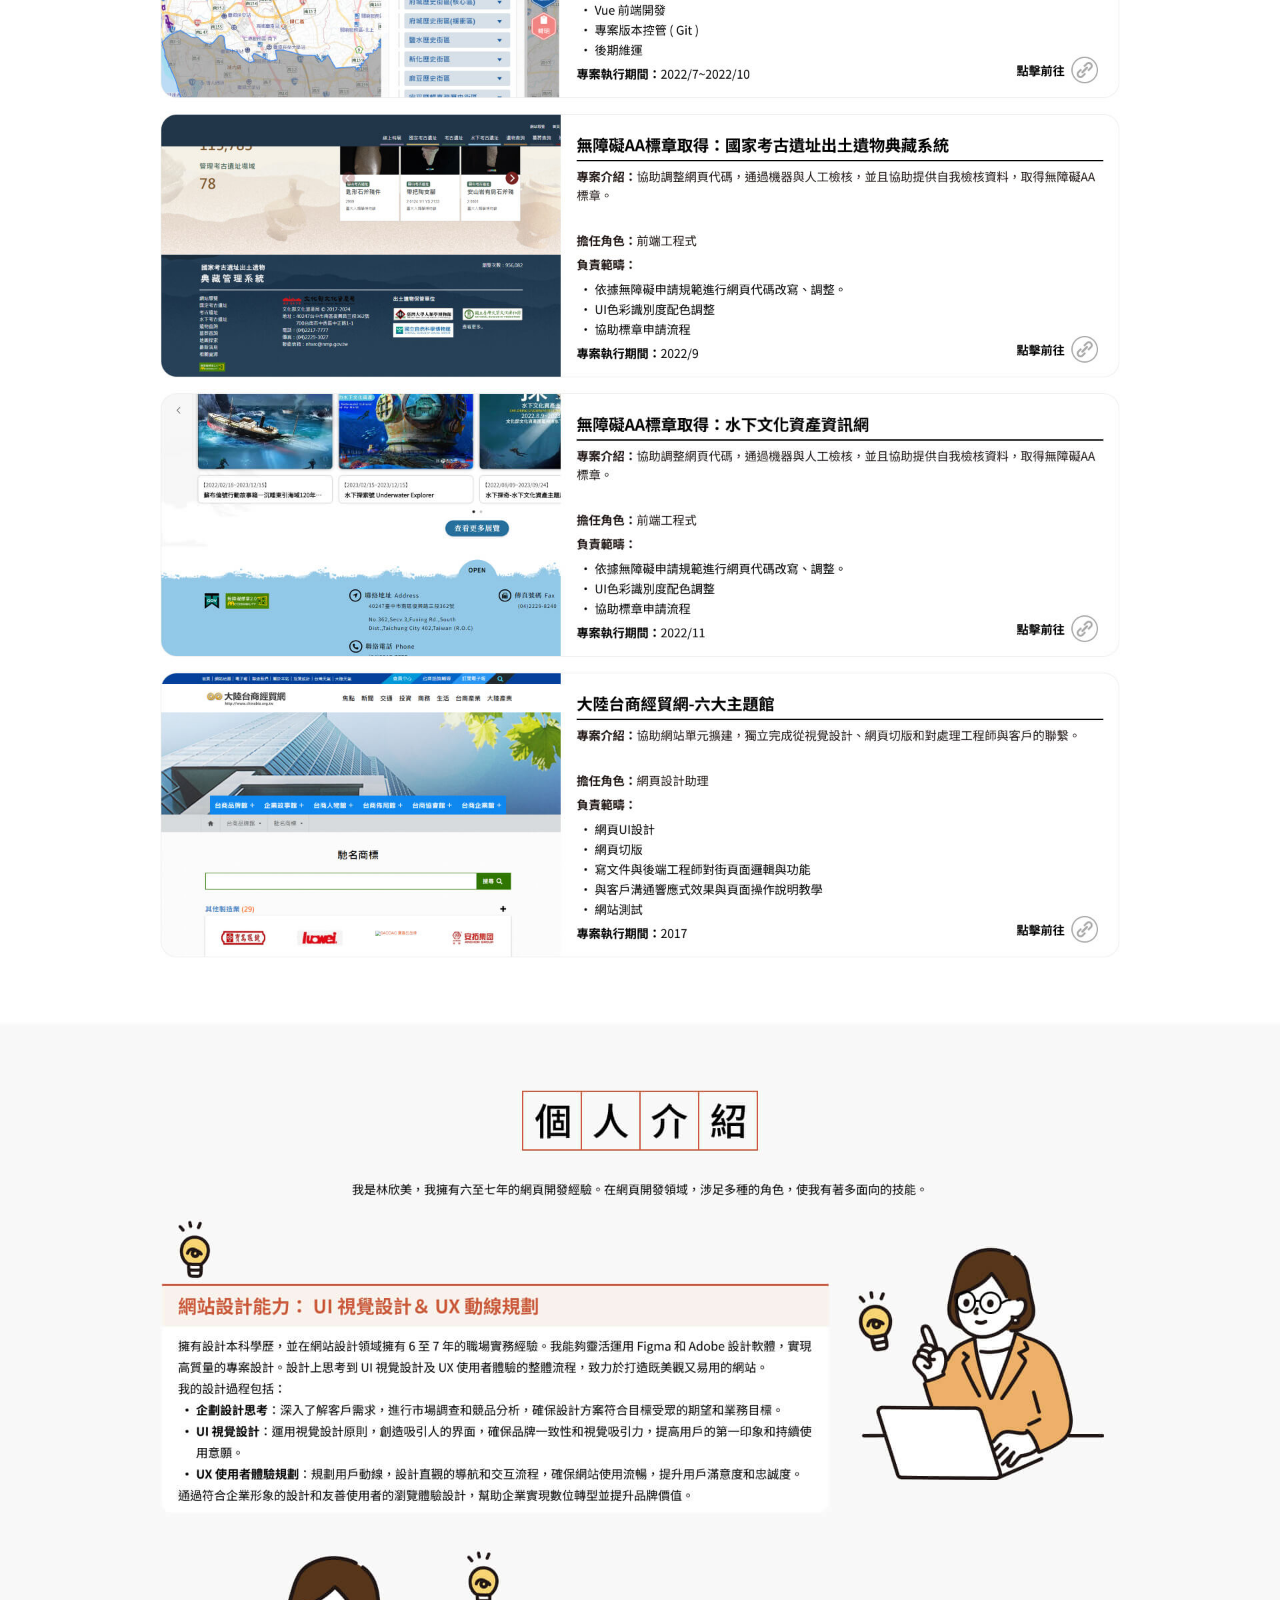
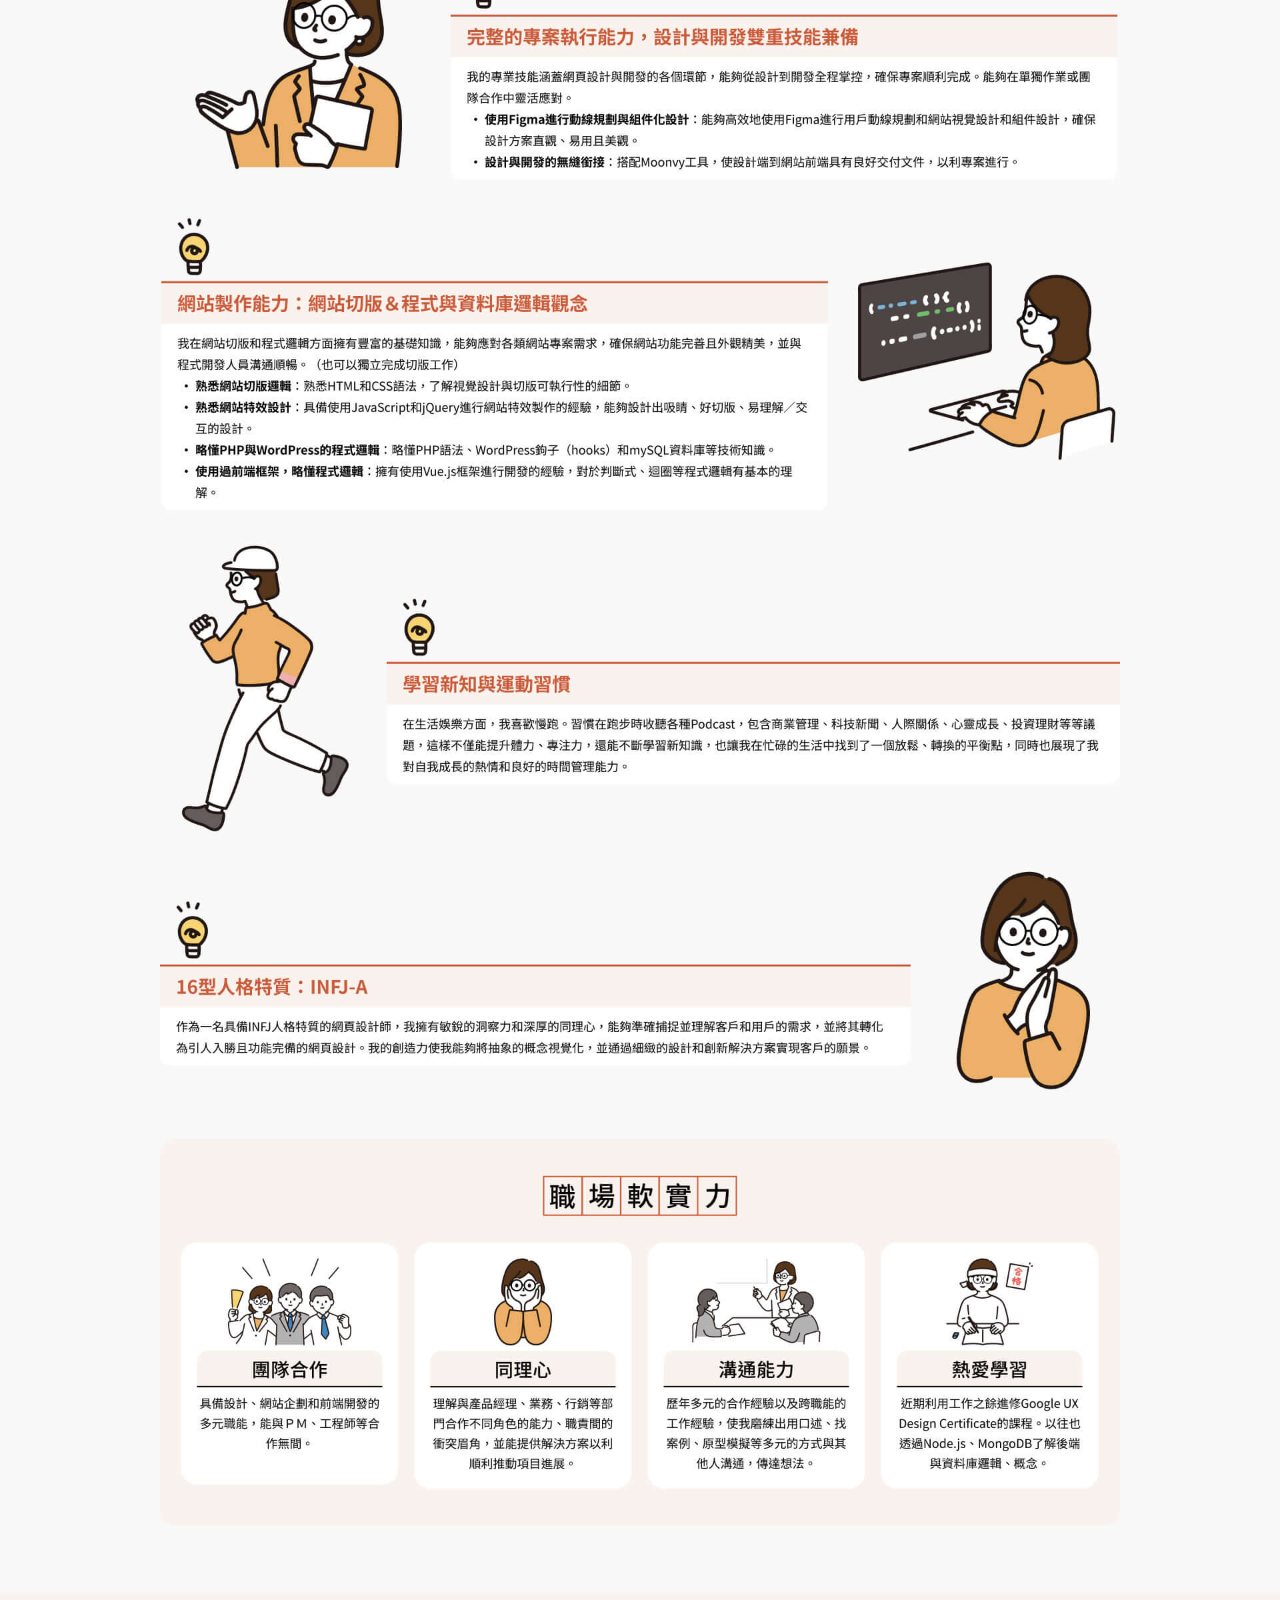
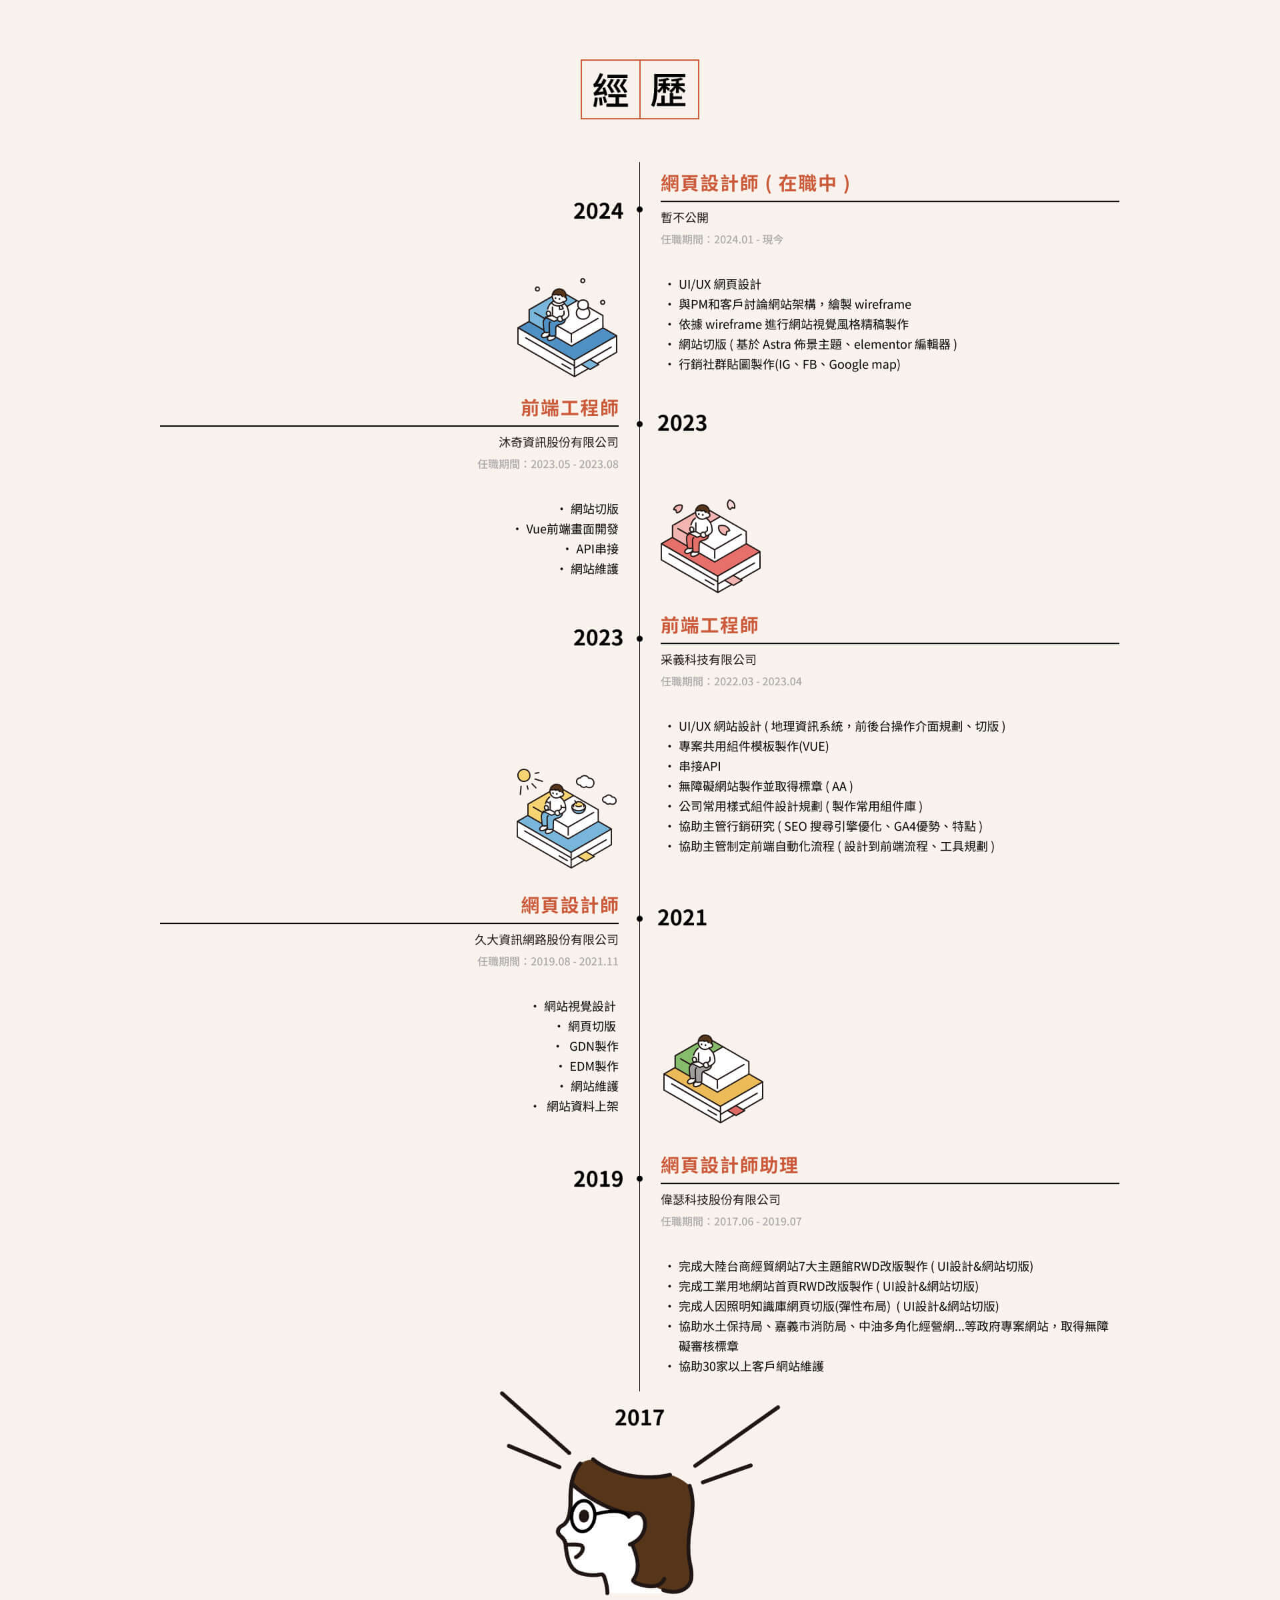
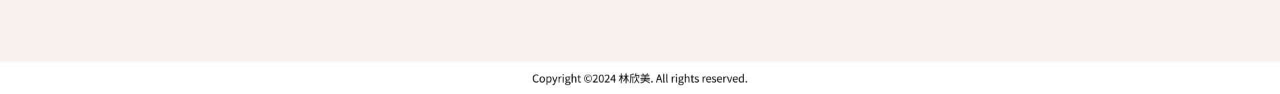
<file: Portfolio_2024/tab3.html>
<!DOCTYPE html>
<html lang="zh-tw">
  <head>
    <meta charset="UTF-8" />
    <meta name="viewport" content="width=device-width, initial-scale=1.0" />
    <title>Portfolio_2024</title>
    <style>
      * {
        margin: 0;
        padding: 0;
      }
      img {
        width: 100%;
        vertical-align: middle;
      }
      .tab {
        display: flex;
      }
    </style>
  </head>
  <body>
    <img src="./images/tab_3/tab_3_01.jpg" />
    <div class="tab">
      <a href="./index.html" class="tab1">
        <img src="./images/tab_3/tab_3_02.jpg"
      /></a>

      <a href="./tab2.html" class="tab2"
        ><img src="./images/tab_3/tab_3_03.jpg"
      /></a>

      <a href="javascript:;" class="tab3"
        ><img src="./images/tab_3/tab_3_04.jpg"
      /></a>
    </div>

    <a
      target="_blank"
      href="https://culturecrgis.tainan.gov.tw/TainanHCGis_Web/"
      class="link1"
      ><img src="./images/tab_3/tab_3_06.jpg"
    /></a>
    <a target="_blank" href="https://nhsrc.boch.gov.tw/" class="link2"
      ><img src="./images/tab_3/tab_3_07.jpg"
    /></a>
    <a target="_blank" href="https://uch.boch.gov.tw/" class="link3"
      ><img src="./images/tab_3/tab_3_08.jpg"
    /></a>
    <a target="_blank" href="hhttps://www.chinabiz.org.tw/brand/" class="link4"
      ><img src="./images/tab_3/tab_3_09.jpg"
    /></a>
    <img src="./images/tab_3/tab_3_10.jpg" />
  </body>
</html>
</file>
<file: wheel/css/default.css>
@font-face {
  font-family: "icomoon";
  src: url("../fonts/icomoon.eot?rretjt");
  src: url("../fonts/icomoon.eot?#iefixrretjt") format("embedded-opentype"),
    url("../fonts/icomoon.woff?rretjt") format("woff"),
    url("../fonts/icomoon.ttf?rretjt") format("truetype"),
    url("../fonts/icomoon.svg?rretjt#icomoon") format("svg");
  font-weight: normal;
  font-style: normal;
}

[class^="icon-"],
[class*=" icon-"] {
  font-family: "icomoon";
  speak: none;
  font-style: normal;
  font-weight: normal;
  font-variant: normal;
  text-transform: none;
  line-height: 1;

  /* Better Font Rendering =========== */
  -webkit-font-smoothing: antialiased;
  -moz-osx-font-smoothing: grayscale;
}

body,
html {
  font-size: 100%;
  padding: 0;
  margin: 0;
}

body {
  min-height: 98vh;
  display: flex;
  justify-content: center;
  align-items: center;
}

/* Reset */
*,
*:after,
*:before {
  -webkit-box-sizing: border-box;
  -moz-box-sizing: border-box;
  box-sizing: border-box;
}

/* Clearfix hack by Nicolas Gallagher: http://nicolasgallagher.com/micro-clearfix-hack/ */
.clearfix:before,
.clearfix:after {
  content: " ";
  display: table;
}

.clearfix:after {
  clear: both;
}

body {
  background: #f9f7f6;
  color: #404d5b;
  font-weight: 500;
  font-size: 1.05em;
  font-family: "Microsoft YaHei", "宋体", "Segoe UI", "Lucida Grande", Helvetica,
    Arial, sans-serif, FreeSans, Arimo;
}

a {
  color: #2fa0ec;
  text-decoration: none;
  outline: none;
}

a:hover,
a:focus {
  color: #74777b;
}

.htmleaf-container {
  margin: 0 auto;
  text-align: center;
  overflow: hidden;
}

.htmleaf-content {
  font-size: 150%;
  padding: 1em 0;
}

.htmleaf-content h2 {
  margin: 0 0 2em;
  opacity: 0.1;
}

.htmleaf-content p {
  margin: 1em 0;
  padding: 5em 0 0 0;
  font-size: 0.65em;
}

.bgcolor-1 {
  background: #f0efee;
}

.bgcolor-2 {
  background: #f9f9f9;
}

.bgcolor-3 {
  background: #e8e8e8;
}

/*light grey*/
.bgcolor-4 {
  background: #2f3238;
  color: #fff;
}

/*Dark grey*/
.bgcolor-5 {
  background: #df6659;
  color: #521e18;
}

/*pink1*/
.bgcolor-6 {
  background: #2fa8ec;
}

/*sky blue*/
.bgcolor-7 {
  background: #d0d6d6;
}

/*White tea*/
.bgcolor-8 {
  background: #3d4444;
  color: #fff;
}

/*Dark grey2*/
.bgcolor-9 {
  background: #ef3f52;
  color: #fff;
}

/*pink2*/
.bgcolor-10 {
  background: #64448f;
  color: #fff;
}

/*Violet*/
.bgcolor-11 {
  background: #3755ad;
  color: #fff;
}

/*dark blue*/
.bgcolor-12 {
  background: #3498db;
  color: #fff;
}

/*light blue*/
/* Header */
.htmleaf-header {
  padding: 1em 190px 1em;
  letter-spacing: -1px;
  text-align: center;
}

.htmleaf-header h1 {
  font-weight: 600;
  font-size: 2em;
  line-height: 1;
  margin-bottom: 0;
  font-family: "Microsoft YaHei", "宋体", "Segoe UI", "Lucida Grande", Helvetica,
    Arial, sans-serif, FreeSans, Arimo;
}

.htmleaf-header h1 span {
  font-family: "Microsoft YaHei", "宋体", "Segoe UI", "Lucida Grande", Helvetica,
    Arial, sans-serif, FreeSans, Arimo;
  display: block;
  font-size: 60%;
  font-weight: 400;
  padding: 0.8em 0 0.5em 0;
  color: #c3c8cd;
}

/*nav*/
.htmleaf-demo a {
  color: #1d7db1;
  text-decoration: none;
}

.htmleaf-demo {
  width: 100%;
  padding-bottom: 1.2em;
}

.htmleaf-demo a {
  display: inline-block;
  margin: 0.5em;
  padding: 0.6em 1em;
  border: 3px solid #1d7db1;
  font-weight: 700;
}

.htmleaf-demo a:hover {
  opacity: 0.6;
}

.htmleaf-demo a.current {
  background: #2f5383;
  color: #fff;
}

#btn {
  display: inline-block;
  margin: 0.5em;
  padding: 0.6em 1em;
  border: 3px solid #2f5383;
  font-weight: 700;
  background: #fff;
  transition: all .3s;
}

#btn:hover {
  background-color: #2f5383;
  color: #fff;

}


/* Top Navigation Style */
.htmleaf-links {
  position: relative;
  display: inline-block;
  white-space: nowrap;
  font-size: 1.5em;
  text-align: center;
}

.htmleaf-links::after {
  position: absolute;
  top: 0;
  left: 50%;
  margin-left: -1px;
  width: 2px;
  height: 100%;
  background: #dbdbdb;
  content: "";
  -webkit-transform: rotate3d(0, 0, 1, 22.5deg);
  transform: rotate3d(0, 0, 1, 22.5deg);
}

.htmleaf-icon {
  display: inline-block;
  margin: 0.5em;
  padding: 0em 0;
  width: 1.5em;
  text-decoration: none;
}

.htmleaf-icon span {
  display: none;
}

.htmleaf-icon:before {
  margin: 0 5px;
  text-transform: none;
  font-weight: normal;
  font-style: normal;
  font-variant: normal;
  font-family: "icomoon";
  line-height: 1;
  speak: none;
  -webkit-font-smoothing: antialiased;
}

/* footer */
.htmleaf-footer {
  width: 100%;
  padding-top: 10px;
}

.htmleaf-small {
  font-size: 0.8em;
}

.center {
  text-align: center;
}

/****/
.related {
  color: #fff;
  background: #333;
  text-align: center;
  font-size: 1.25em;
  padding: 0.5em 0;
  overflow: hidden;
}

.related>a {
  vertical-align: top;
  width: calc(100% - 20px);
  max-width: 340px;
  display: inline-block;
  text-align: center;
  margin: 20px 10px;
  padding: 25px;
  font-family: "Microsoft YaHei", "宋体", "Segoe UI", "Lucida Grande", Helvetica,
    Arial, sans-serif, FreeSans, Arimo;
}

.related a {
  display: inline-block;
  text-align: left;
  margin: 20px auto;
  padding: 10px 20px;
  opacity: 0.8;
  -webkit-transition: opacity 0.3s;
  transition: opacity 0.3s;
  -webkit-backface-visibility: hidden;
}

.related a:hover,
.related a:active {
  opacity: 1;
}

.related a img {
  max-width: 100%;
  opacity: 0.8;
  border-radius: 4px;
}

.related a:hover img,
.related a:active img {
  opacity: 1;
}

.related h3 {
  font-family: "Microsoft YaHei", sans-serif;
}

.related a h3 {
  font-weight: 300;
  margin-top: 0.15em;
  color: #fff;
}

/* icomoon */
.icon-htmleaf-home-outline:before {
  content: "\e5000";
}

.icon-htmleaf-arrow-forward-outline:before {
  content: "\e5001";
}

@media screen and (max-width: 50em) {
  .htmleaf-header {
    padding: 3em 10% 4em;
  }

  .htmleaf-header h1 {
    font-size: 2em;
  }
}

@media screen and (max-width: 40em) {
  .htmleaf-header h1 {
    font-size: 1.5em;
  }
}

@media screen and (max-width: 30em) {
  .htmleaf-header h1 {
    font-size: 1.2em;
  }
}

/* ==============樣式客製化================= */
.box {
  text-align: center;
  display: flex;
  flex-direction: column;
  align-items: center;
}

#btn {
  position: relative;
  z-index: 9;
  color: #2f5383;
  border: 4px solid #2f5383;
  border-radius: 60px;
  font-size: 32px;
  line-height: 1.25;
  padding: 12px 28px 12px 36px;
  letter-spacing: 8px;
}

/* #canvas {
  margin-left: -50px;
  margin-top: -60px;
} */


input {
  border: 2px solid #2f5383;
  font-size: 20px;
  padding: 10px;
  border-radius: 6px;
}

.add {
  background-color: #2f5383;
  font-size: 20px;
  font-weight: 700;
  padding: 10px;
  border-radius: 10px;
  color: #fff;
  padding: 10px 16px;
  border: 2px solid #2f5383;
  margin-left: 6px;
  transition: all .3s;
}

.add:hover {
  background-color: #3e85e1;
  border-color: #3e85e1;
  color: #fff;

}

.create {
  background-color: #fff;
  font-size: 20px;
  font-weight: 700;
  color: #2f5383;
  padding: 10px 16px;
  border: 2px solid #2f5383;
  margin-left: 6px;
  border-radius: 10px;
  transition: all .3s;
}

.create:hover {
  background-color: #3e85e1;
  border-color: #3e85e1;
  color: #fff;

}


li {
  font-size: 20px;
  color: #2f5383;
}

/* 清單 */
.tagBox li {
  text-align: left;
  padding: 10px;
}

.tagBox .del {
  display: inline-block;
  padding: 4px 8px;
  border: 2px solid #df544f;
  margin-left: 10px;
  border-radius: 50px;
  color: #df544f;
  font-weight: 700;
  font-size: 15px;
  letter-spacing: 2px;
  cursor: pointer;
  transition: all .3s;
}

.tagBox .del:hover {
  background-color: #fff;
}

.tagBox li+li {
  border-top: 1px solid #fff;
}

/* 菜單卡片 */
.select_box {
  max-height: calc(100vh - 80px);
  margin-top: 40px;
  overflow-y: scroll;
  padding: 10px 20px;
  background-color: rgba(255, 255, 255, .4);
}

.select_box::-webkit-scrollbar {
  width: 1em;
  background-color: #fff;
}

.select_box::-webkit-scrollbar-track {}

.select_box::-webkit-scrollbar-thumb {
  background-color: #2f5383;
}

.select_list {
  background-color: #fff;
  padding: 20px;
  border-radius: 14px;
}

.select_item_tit {
  font-weight: 700;
  font-size: 1.35rem;
  background: #2f5383;
  color: #fff;
  padding: 8px 18px;
  border-radius: 50px;


}

.select_item {
  margin-left: 0;
  padding: 16px 0;
  font-weight: 700;
  cursor: pointer;
  transition: all .3s;
}

.select_item:hover {
  color: #3e85e1;
}

.select_item+.select_item {
  border-top: 1px solid #eee;
}

.select_item a {
  display: inline-block;
  padding: 4px 10px 6px 14px;
  background-color: #2f5383;
  color: #fff;
  padding: 4px 10px 6px 10px;
  border-radius: 50px;
  letter-spacing: 3px;
  transition: all .5s;
}

.select_item a:hover {
  background-color: #3e85e1;
  color: #fff;
}
</file>
